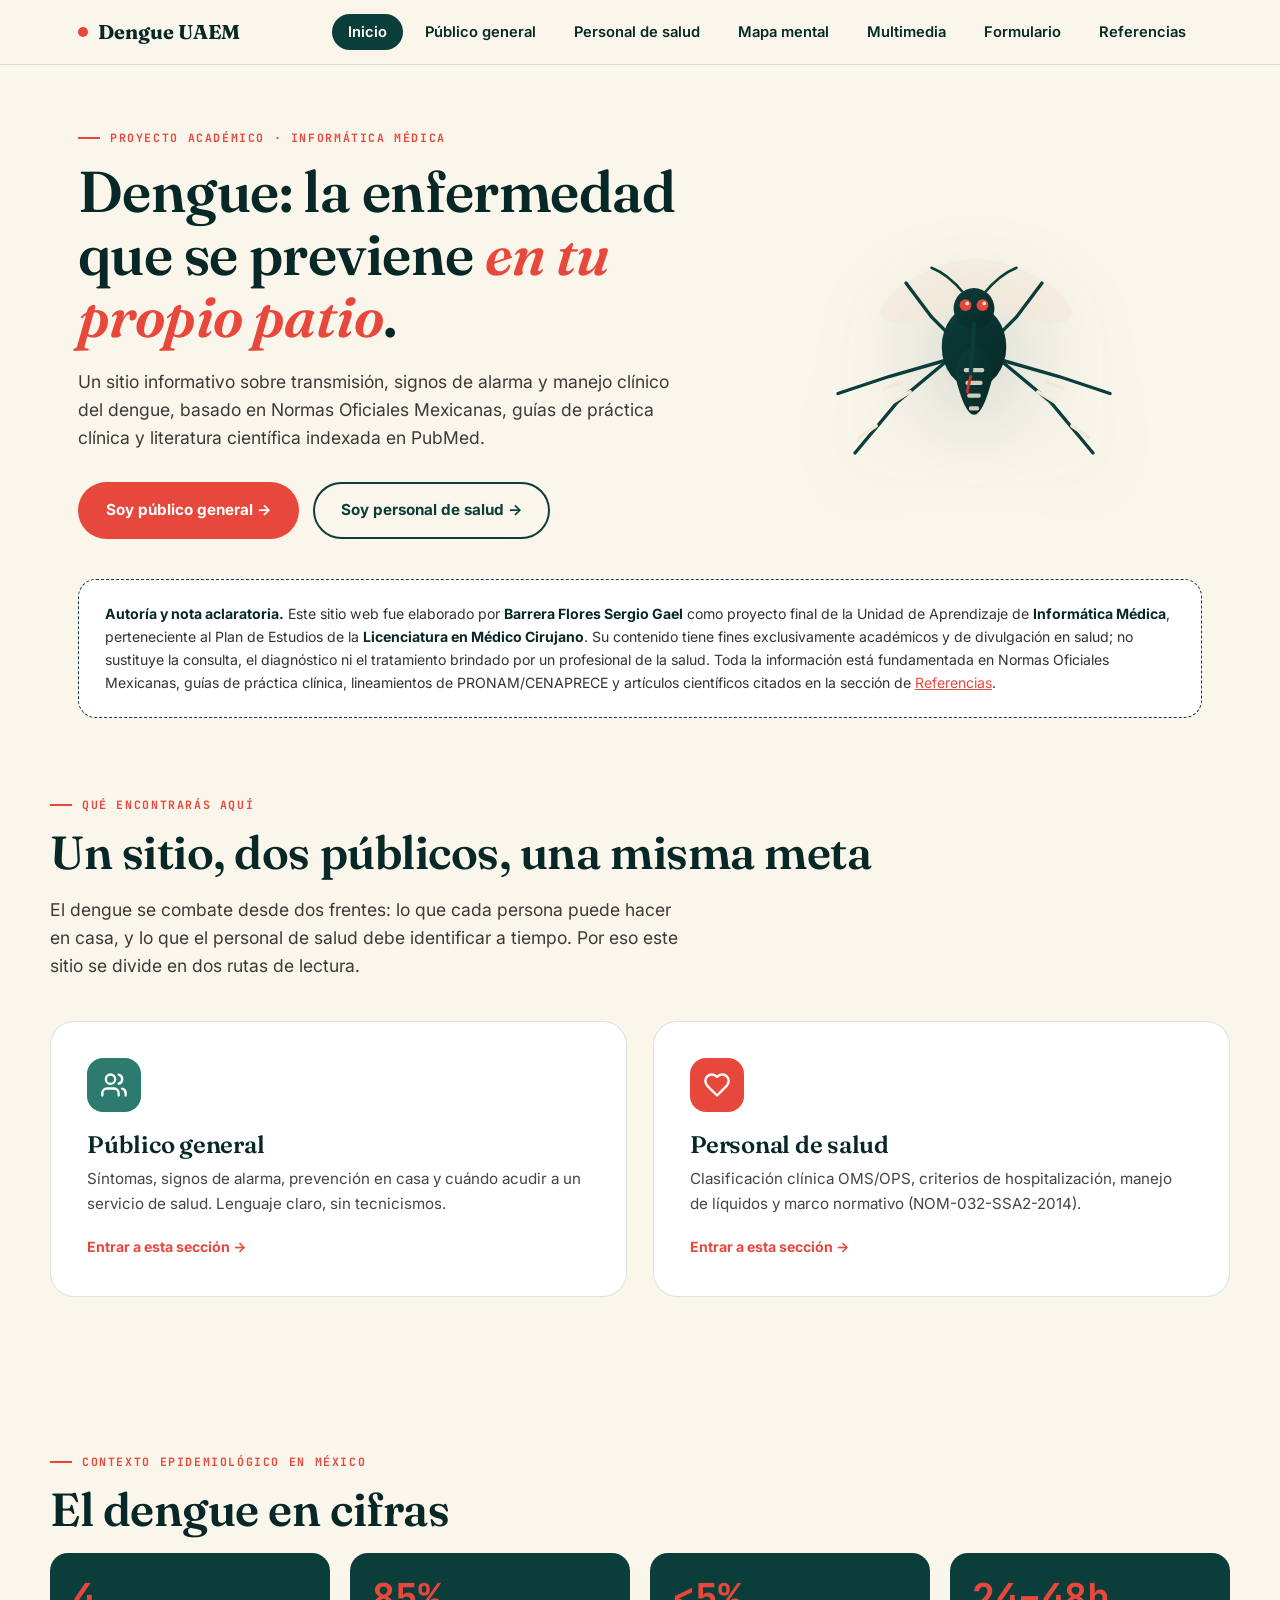
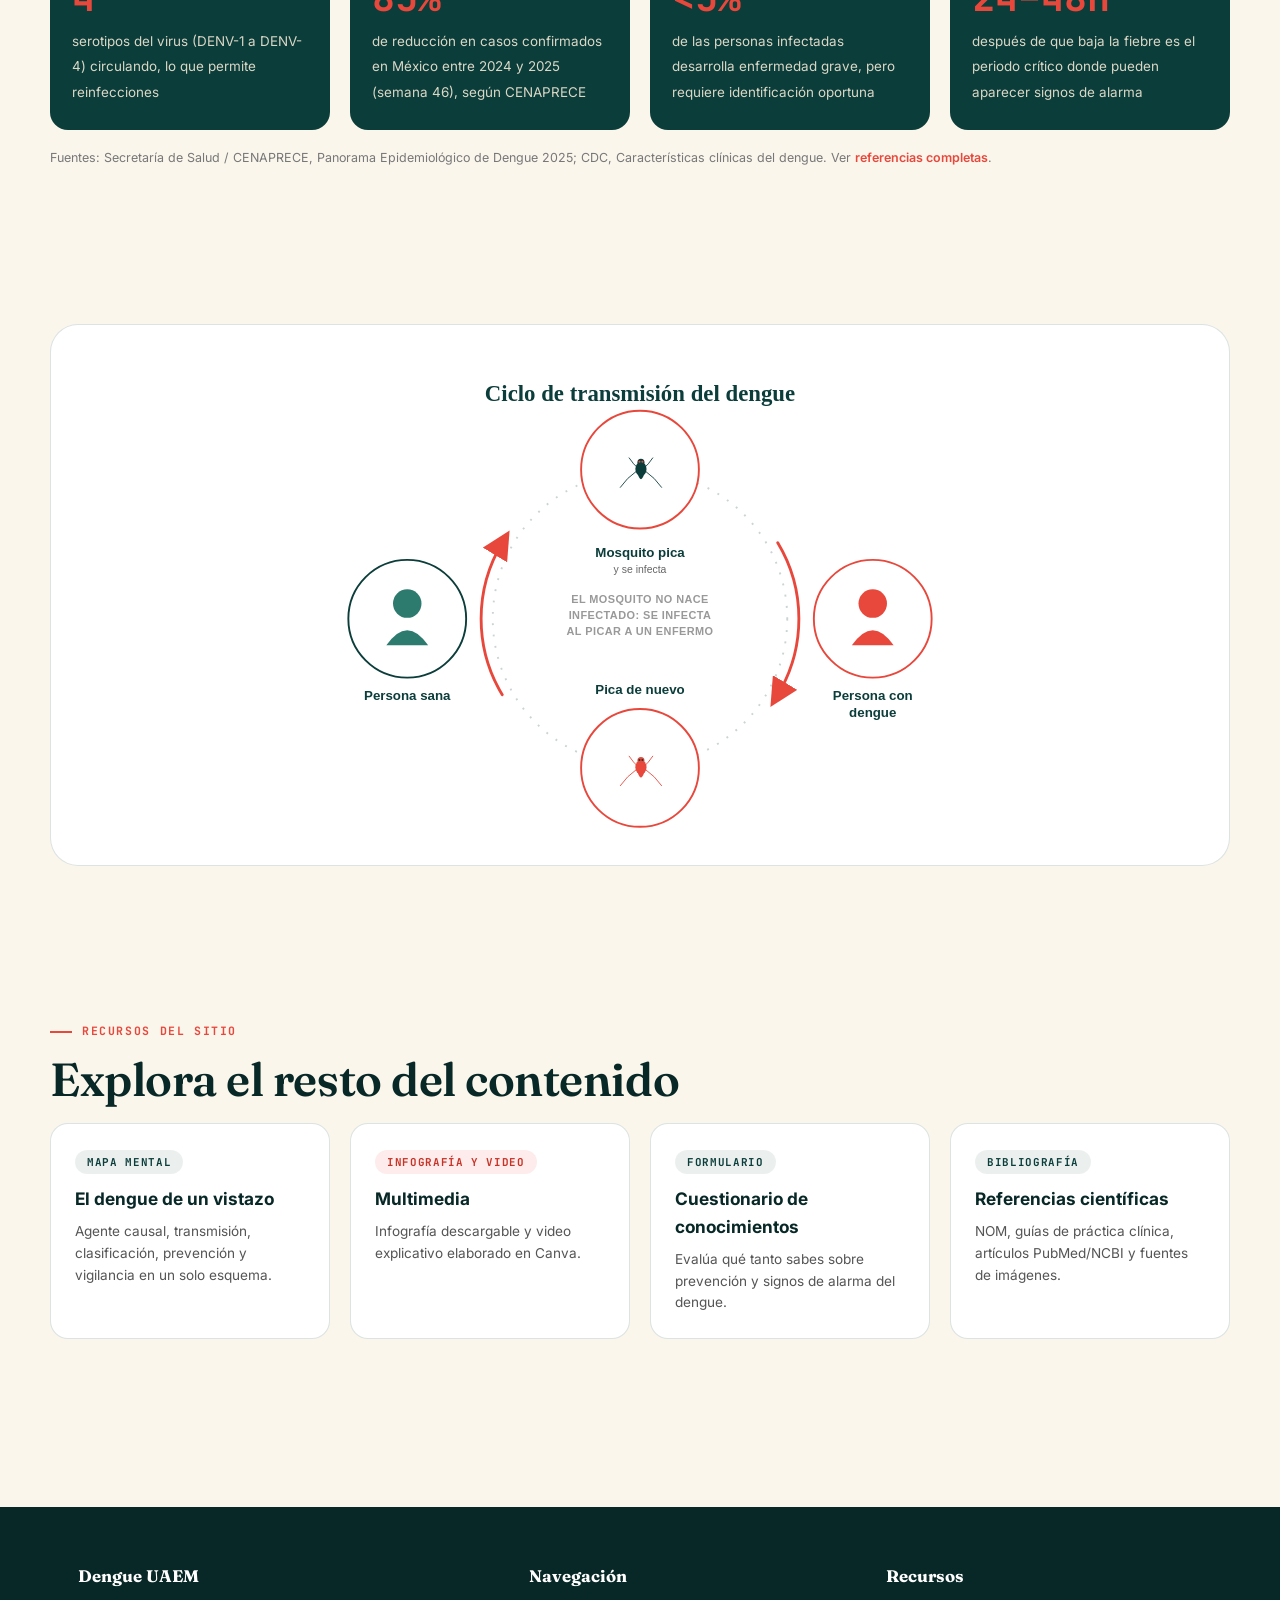
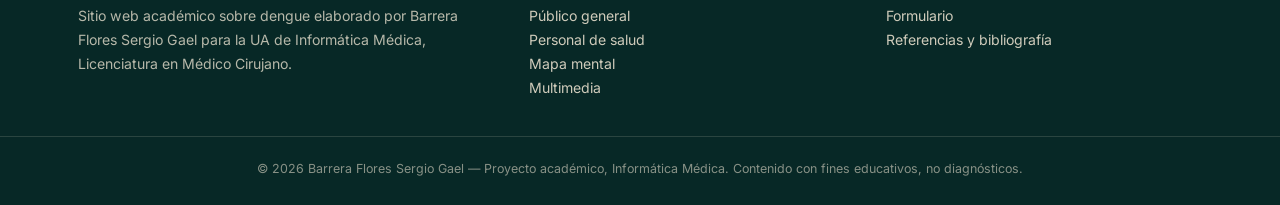
<file: index.html>
<!DOCTYPE html>
<html lang="es">
<head>
<meta charset="UTF-8">
<meta name="viewport" content="width=device-width, initial-scale=1.0">
<title>Dengue: información, prevención y manejo clínico | Barrera Flores Sergio Gael</title>
<meta name="description" content="Sitio informativo sobre el dengue elaborado para la UA de Informática Médica, Licenciatura en Médico Cirujano. Información para público general y personal de salud.">
<link rel="preconnect" href="https://fonts.googleapis.com">
<link rel="stylesheet" href="assets/style.css">
</head>
<body>
<a href="#contenido" class="skip-link">Saltar al contenido</a>

<header class="site-header">
  <nav class="nav" aria-label="Navegación principal">
    <a href="index.html" class="brand"><span class="dot" aria-hidden="true"></span> Dengue UAEM</a>
    <button class="nav-toggle" aria-label="Abrir menú" aria-expanded="false">
      <span></span><span></span><span></span>
    </button>
    <ul class="nav-links">
      <li><a href="index.html">Inicio</a></li>
      <li><a href="paginas/publico-general.html">Público general</a></li>
      <li><a href="paginas/personal-salud.html">Personal de salud</a></li>
      <li><a href="paginas/mapa-mental.html">Mapa mental</a></li>
      <li><a href="paginas/multimedia.html">Multimedia</a></li>
      <li><a href="paginas/formulario.html">Formulario</a></li>
      <li><a href="paginas/referencias.html">Referencias</a></li>
    </ul>
  </nav>
</header>

<main id="contenido">

  <!-- HERO -->
  <section class="hero">
    <div class="wrap hero-grid">
      <div class="hero-text reveal">
        <p class="eyebrow">Proyecto académico · Informática Médica</p>
        <h1>Dengue: la enfermedad que se previene <span class="hero-accent">en tu propio patio</span>.</h1>
        <p class="lead">Un sitio informativo sobre transmisión, signos de alarma y manejo clínico del dengue, basado en Normas Oficiales Mexicanas, guías de práctica clínica y literatura científica indexada en PubMed.</p>
        <div class="hero-actions">
          <a href="paginas/publico-general.html" class="btn btn-primary">Soy público general →</a>
          <a href="paginas/personal-salud.html" class="btn btn-ghost">Soy personal de salud →</a>
        </div>
      </div>
      <div class="hero-visual reveal">
        <img src="assets/svg/mosquito.svg" alt="Ilustración del mosquito Aedes aegypti, transmisor del virus del dengue" width="380" height="380">
      </div>
    </div>
  </section>

  <!-- NOTA ACLARATORIA / AUTORÍA -->
  <section class="wrap" style="margin-top:10px;">
    <div class="disclaimer reveal">
      <strong>Autoría y nota aclaratoria.</strong> Este sitio web fue elaborado por <strong>Barrera Flores Sergio Gael</strong> como proyecto final de la Unidad de Aprendizaje de <strong>Informática Médica</strong>, perteneciente al Plan de Estudios de la <strong>Licenciatura en Médico Cirujano</strong>. Su contenido tiene fines exclusivamente académicos y de divulgación en salud; no sustituye la consulta, el diagnóstico ni el tratamiento brindado por un profesional de la salud. Toda la información está fundamentada en Normas Oficiales Mexicanas, guías de práctica clínica, lineamientos de PRONAM/CENAPRECE y artículos científicos citados en la sección de <a href="paginas/referencias.html" style="text-decoration:underline; color:var(--coral);">Referencias</a>.
    </div>
  </section>

  <!-- QUÉ ENCONTRARÁS -->
  <section class="wrap section">
    <p class="eyebrow">Qué encontrarás aquí</p>
    <h2 class="section-title">Un sitio, dos públicos, una misma meta</h2>
    <p class="lead" style="margin-bottom:40px;">El dengue se combate desde dos frentes: lo que cada persona puede hacer en casa, y lo que el personal de salud debe identificar a tiempo. Por eso este sitio se divide en dos rutas de lectura.</p>

    <div class="audience-grid">
      <a href="paginas/publico-general.html" class="audience-card reveal">
        <div class="audience-icon" style="background:var(--teal);">
          <svg viewBox="0 0 24 24" width="28" height="28" fill="none" stroke="#fff" stroke-width="2" stroke-linecap="round" stroke-linejoin="round"><path d="M16 21v-2a4 4 0 0 0-4-4H6a4 4 0 0 0-4 4v2"/><circle cx="9" cy="7" r="4"/><path d="M22 21v-2a4 4 0 0 0-3-3.87"/><path d="M16 3.13a4 4 0 0 1 0 7.75"/></svg>
        </div>
        <h3>Público general</h3>
        <p>Síntomas, signos de alarma, prevención en casa y cuándo acudir a un servicio de salud. Lenguaje claro, sin tecnicismos.</p>
        <span class="card-link">Entrar a esta sección →</span>
      </a>

      <a href="paginas/personal-salud.html" class="audience-card reveal">
        <div class="audience-icon" style="background:var(--coral);">
          <svg viewBox="0 0 24 24" width="28" height="28" fill="none" stroke="#fff" stroke-width="2" stroke-linecap="round" stroke-linejoin="round"><path d="M19 14c1.49-1.46 3-3.21 3-5.5A5.5 5.5 0 0 0 16.5 3c-1.76 0-3 .5-4.5 2-1.5-1.5-2.74-2-4.5-2A5.5 5.5 0 0 0 2 8.5c0 2.3 1.5 4.05 3 5.5l7 7Z"/></svg>
        </div>
        <h3>Personal de salud</h3>
        <p>Clasificación clínica OMS/OPS, criterios de hospitalización, manejo de líquidos y marco normativo (NOM-032-SSA2-2014).</p>
        <span class="card-link">Entrar a esta sección →</span>
      </a>
    </div>
  </section>

  <!-- CIFRAS CLAVE -->
  <section class="wrap section">
    <p class="eyebrow">Contexto epidemiológico en México</p>
    <h2 class="section-title">El dengue en cifras</h2>
    <div class="stats-grid reveal">
      <div class="stat-card">
        <span class="stat-number">4</span>
        <span class="stat-label">serotipos del virus (DENV-1 a DENV-4) circulando, lo que permite reinfecciones</span>
      </div>
      <div class="stat-card">
        <span class="stat-number">85%</span>
        <span class="stat-label">de reducción en casos confirmados en México entre 2024 y 2025 (semana 46), según CENAPRECE</span>
      </div>
      <div class="stat-card">
        <span class="stat-number">&lt;5%</span>
        <span class="stat-label">de las personas infectadas desarrolla enfermedad grave, pero requiere identificación oportuna</span>
      </div>
      <div class="stat-card">
        <span class="stat-number">24–48h</span>
        <span class="stat-label">después de que baja la fiebre es el periodo crítico donde pueden aparecer signos de alarma</span>
      </div>
    </div>
    <p class="stat-source">Fuentes: Secretaría de Salud / CENAPRECE, Panorama Epidemiológico de Dengue 2025; CDC, Características clínicas del dengue. Ver <a href="paginas/referencias.html">referencias completas</a>.</p>
  </section>

  <!-- CICLO DE TRANSMISIÓN -->
  <section class="wrap section">
    <div class="diagram-card reveal">
      <img src="assets/svg/ciclo-transmision.svg" alt="Diagrama del ciclo de transmisión del dengue: el mosquito pica a una persona enferma, se infecta, y al picar a una persona sana le transmite el virus" width="800" height="480" style="width:100%; max-width:760px; margin:0 auto;">
    </div>
  </section>

  <!-- ACCESOS RÁPIDOS -->
  <section class="wrap section quick-links">
    <p class="eyebrow">Recursos del sitio</p>
    <h2 class="section-title">Explora el resto del contenido</h2>
    <div class="links-grid">
      <a href="paginas/mapa-mental.html" class="mini-card reveal">
        <span class="tag">Mapa mental</span>
        <h4>El dengue de un vistazo</h4>
        <p>Agente causal, transmisión, clasificación, prevención y vigilancia en un solo esquema.</p>
      </a>
      <a href="paginas/multimedia.html" class="mini-card reveal">
        <span class="tag coral">Infografía y video</span>
        <h4>Multimedia</h4>
        <p>Infografía descargable y video explicativo elaborado en Canva.</p>
      </a>
      <a href="paginas/formulario.html" class="mini-card reveal">
        <span class="tag">Formulario</span>
        <h4>Cuestionario de conocimientos</h4>
        <p>Evalúa qué tanto sabes sobre prevención y signos de alarma del dengue.</p>
      </a>
      <a href="paginas/referencias.html" class="mini-card reveal">
        <span class="tag">Bibliografía</span>
        <h4>Referencias científicas</h4>
        <p>NOM, guías de práctica clínica, artículos PubMed/NCBI y fuentes de imágenes.</p>
      </a>
    </div>
  </section>

</main>

<footer class="site-footer">
  <div class="wrap footer-grid">
    <div>
      <h4>Dengue UAEM</h4>
      <p>Sitio web académico sobre dengue elaborado por Barrera Flores Sergio Gael para la UA de Informática Médica, Licenciatura en Médico Cirujano.</p>
    </div>
    <div>
      <h4>Navegación</h4>
      <ul>
        <li><a href="paginas/publico-general.html">Público general</a></li>
        <li><a href="paginas/personal-salud.html">Personal de salud</a></li>
        <li><a href="paginas/mapa-mental.html">Mapa mental</a></li>
        <li><a href="paginas/multimedia.html">Multimedia</a></li>
      </ul>
    </div>
    <div>
      <h4>Recursos</h4>
      <ul>
        <li><a href="paginas/formulario.html">Formulario</a></li>
        <li><a href="paginas/referencias.html">Referencias y bibliografía</a></li>
      </ul>
    </div>
  </div>
  <div class="footer-bottom">
    © 2026 Barrera Flores Sergio Gael — Proyecto académico, Informática Médica. Contenido con fines educativos, no diagnósticos.
  </div>
</footer>

<script src="assets/main.js"></script>
</body>
</html>
</file>
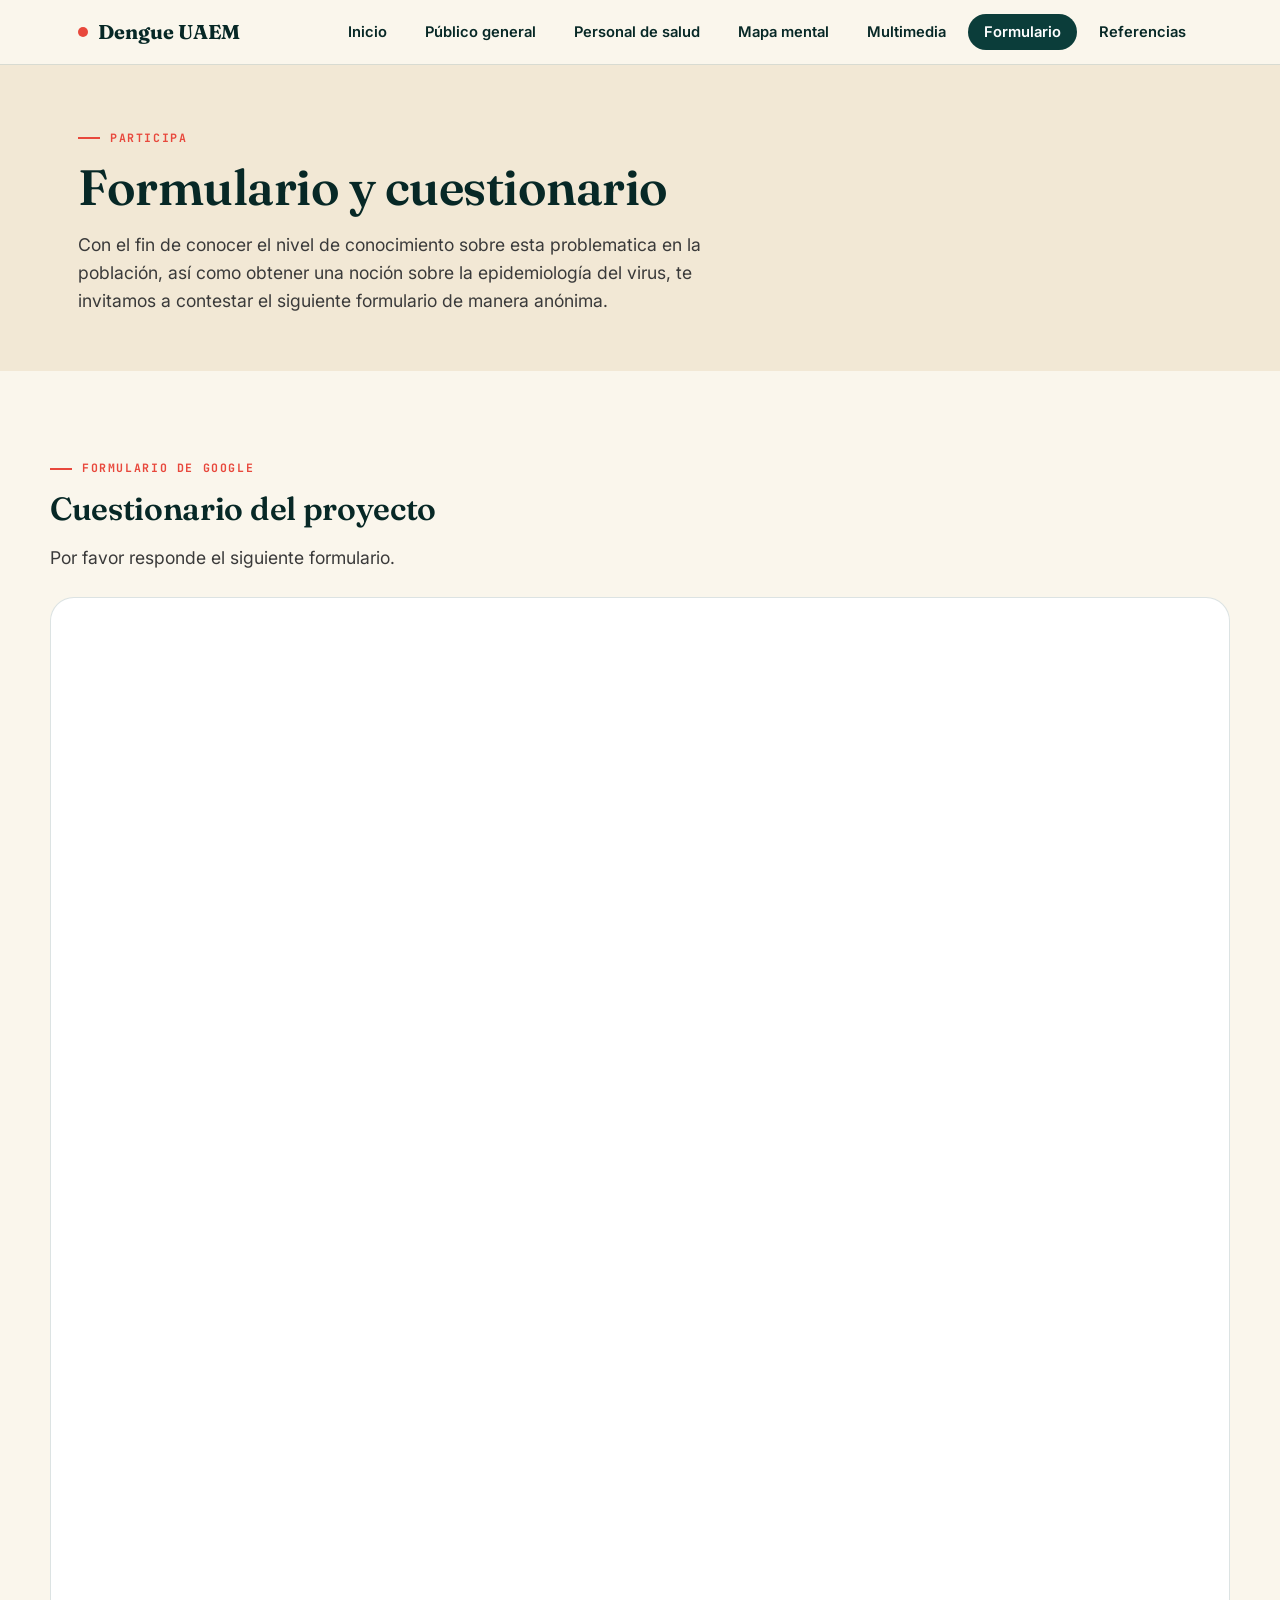
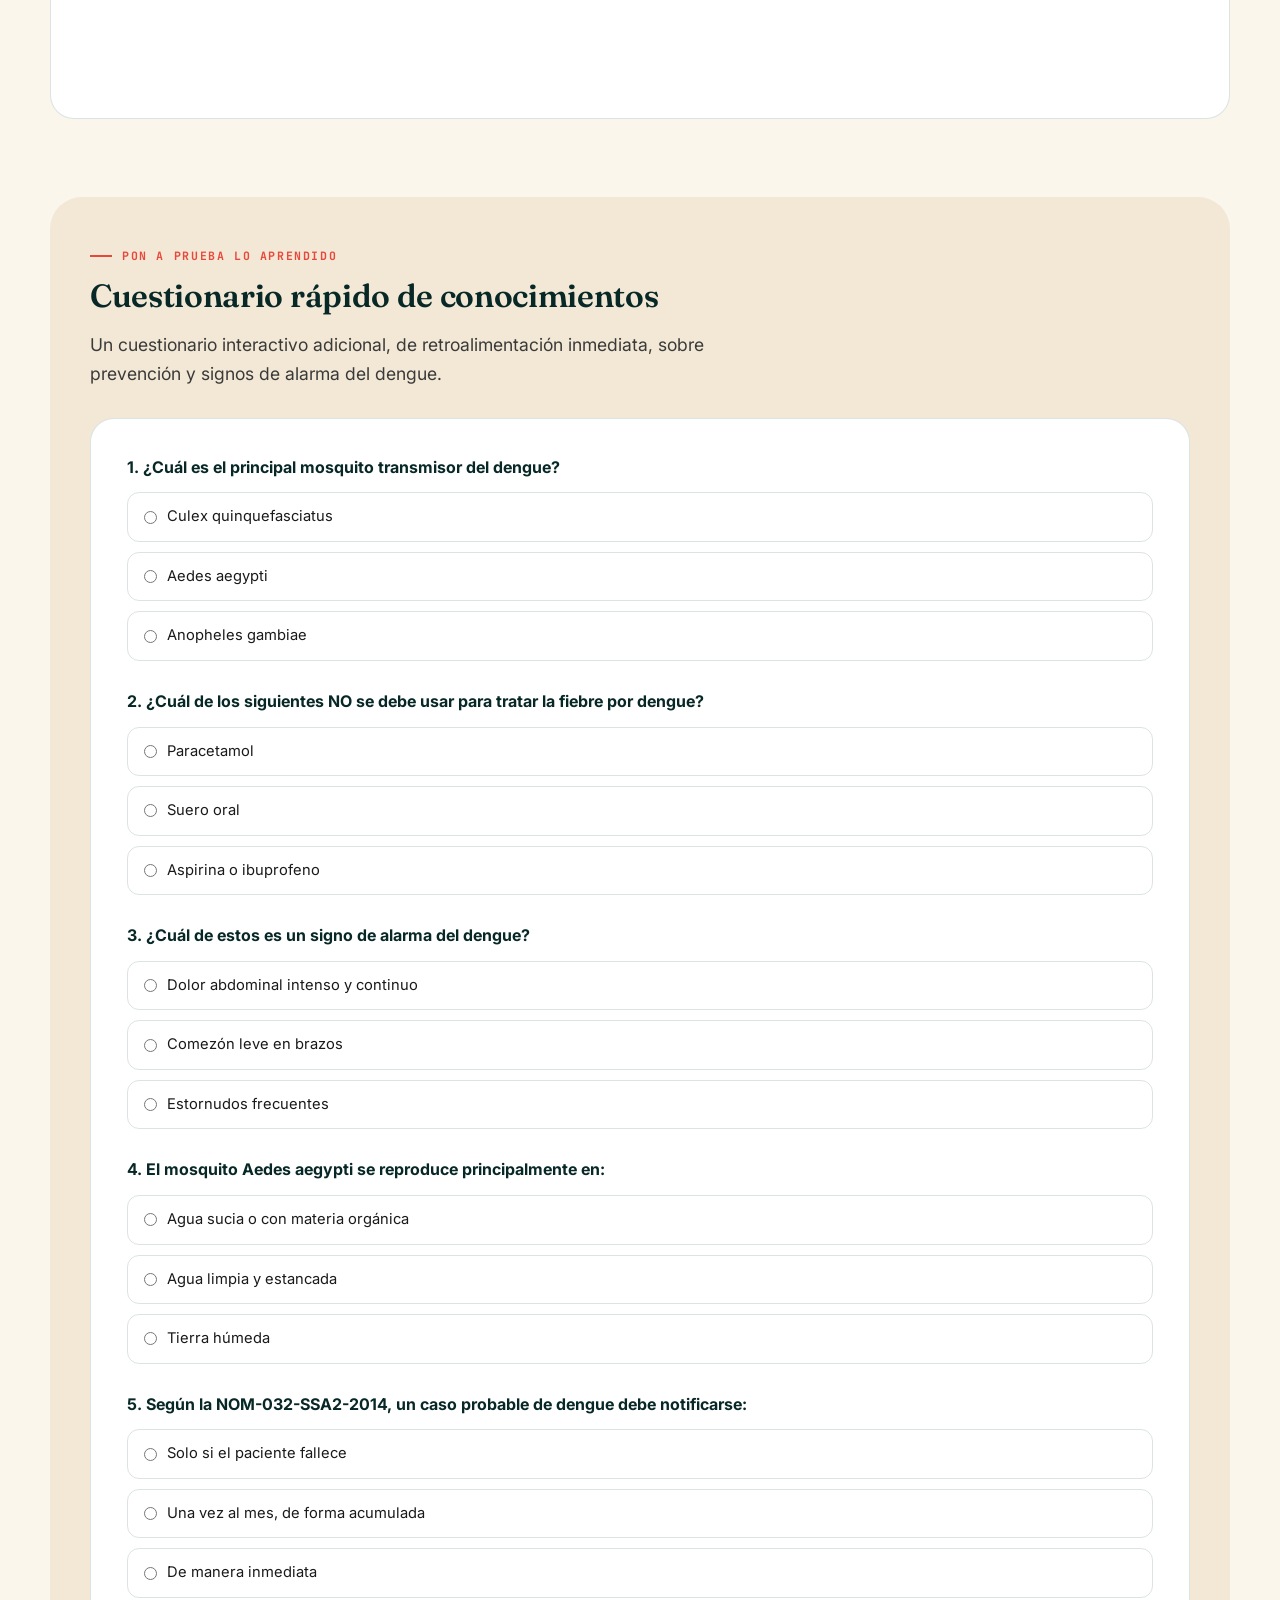
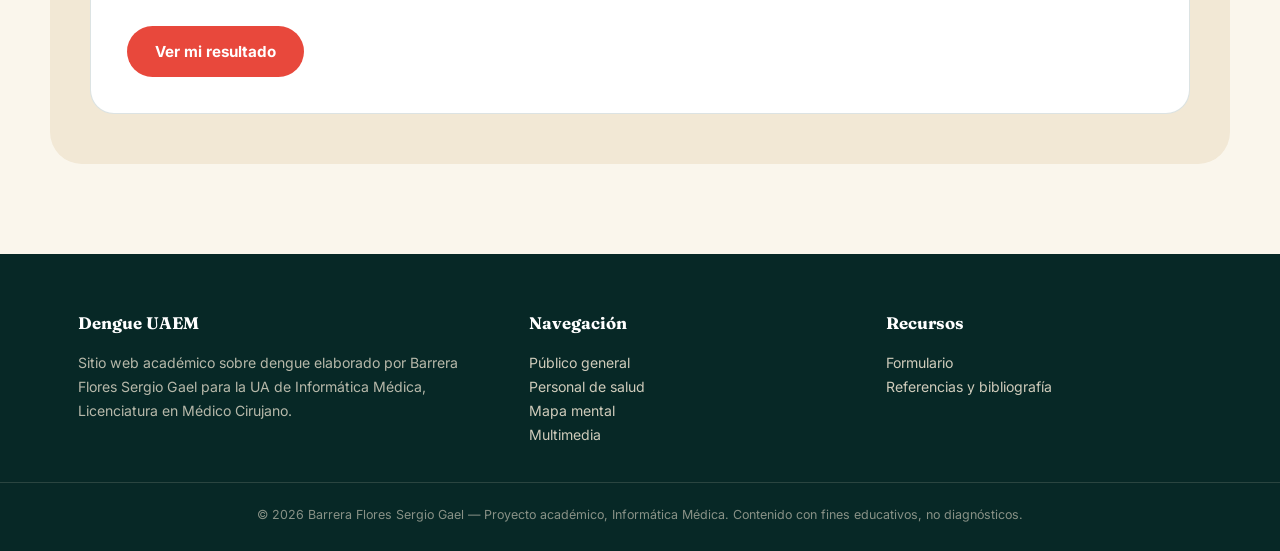
<file: paginas/formulario.html>
<!DOCTYPE html>
<html lang="es">
<head>
<meta charset="UTF-8">
<meta name="viewport" content="width=device-width, initial-scale=1.0">
<title>Formulario | Dengue UAEM</title>
<meta name="description" content="Formulario de Google y cuestionario interactivo sobre conocimientos de prevención y signos de alarma del dengue.">
<link rel="preconnect" href="https://fonts.googleapis.com">
<link rel="stylesheet" href="../assets/style.css">
<link rel="stylesheet" href="../assets/paginas.css">
</head>
<body>
<a href="#contenido" class="skip-link">Saltar al contenido</a>

<header class="site-header">
  <nav class="nav" aria-label="Navegación principal">
    <a href="../index.html" class="brand"><span class="dot" aria-hidden="true"></span> Dengue UAEM</a>
    <button class="nav-toggle" aria-label="Abrir menú" aria-expanded="false">
      <span></span><span></span><span></span>
    </button>
    <ul class="nav-links">
      <li><a href="../index.html">Inicio</a></li>
      <li><a href="publico-general.html">Público general</a></li>
      <li><a href="personal-salud.html">Personal de salud</a></li>
      <li><a href="mapa-mental.html">Mapa mental</a></li>
      <li><a href="multimedia.html">Multimedia</a></li>
      <li><a href="formulario.html">Formulario</a></li>
      <li><a href="referencias.html">Referencias</a></li>
    </ul>
  </nav>
</header>

<main id="contenido">

  <section class="page-hero page-hero--sand">
    <div class="wrap">
      <p class="eyebrow">Participa</p>
      <h1 class="page-title">Formulario y cuestionario</h1>
      <p class="lead">Con el fin de conocer el nivel de conocimiento sobre esta problematica en la población, así como obtener una noción sobre la epidemiología del virus, te invitamos a contestar el siguiente formulario de manera anónima.</p>
    </div>
  </section>

  <!-- GOOGLE FORM -->
  <section class="wrap section">
    <p class="eyebrow">Formulario de Google</p>
    <h2 class="section-title" style="font-size:2rem;">Cuestionario del proyecto</h2>
    <p class="lead" style="margin-bottom:24px;">Por favor responde el siguiente formulario.</p>

    <div class="form-card reveal">
      <!--
        ============================================================
        INSTRUCCIÓN PARA SERGIO: reemplaza la URL de abajo por el
        link de inserción ("embed") de tu Google Form.
        Cómo obtenerlo:
        1. Abre tu formulario en Google Forms (modo edición)
        2. Clic en "Enviar" (arriba a la derecha)
        3. Elige la pestaña con el ícono < > ("Insertar HTML")
        4. Copia la URL que está dentro de src="..."
        5. Pégala aquí reemplazando TU_LINK_DE_GOOGLE_FORMS_AQUI
        ============================================================
      -->
      <iframe src="https://docs.google.com/forms/d/e/1FAIpQLSdYUd6hCwwa0MwZfsEVcoDKB4opHxMYNmTFUVicQC9n1YizLA/viewform?embedded=true" frameborder="0" marginheight="0" marginwidth="0">Cargando…</iframe>
    </div>
  </section>

  <!-- QUIZ INTERACTIVO -->
  <section class="wrap section" style="background:var(--sand); border-radius:32px; padding:50px 40px;">
    <p class="eyebrow">Pon a prueba lo aprendido</p>
    <h2 class="section-title" style="font-size:2rem;">Cuestionario rápido de conocimientos</h2>
    <p class="lead" style="margin-bottom:30px;">Un cuestionario interactivo adicional, de retroalimentación inmediata, sobre prevención y signos de alarma del dengue.</p>

    <div class="quiz-wrap reveal" id="quiz">
      <div class="quiz-q" data-correct="b">
        <p class="q-text">1. ¿Cuál es el principal mosquito transmisor del dengue?</p>
        <div class="quiz-options">
          <label class="quiz-option"><input type="radio" name="q1" value="a"> Culex quinquefasciatus</label>
          <label class="quiz-option"><input type="radio" name="q1" value="b"> Aedes aegypti</label>
          <label class="quiz-option"><input type="radio" name="q1" value="c"> Anopheles gambiae</label>
        </div>
      </div>

      <div class="quiz-q" data-correct="c">
        <p class="q-text">2. ¿Cuál de los siguientes NO se debe usar para tratar la fiebre por dengue?</p>
        <div class="quiz-options">
          <label class="quiz-option"><input type="radio" name="q2" value="a"> Paracetamol</label>
          <label class="quiz-option"><input type="radio" name="q2" value="b"> Suero oral</label>
          <label class="quiz-option"><input type="radio" name="q2" value="c"> Aspirina o ibuprofeno</label>
        </div>
      </div>

      <div class="quiz-q" data-correct="a">
        <p class="q-text">3. ¿Cuál de estos es un signo de alarma del dengue?</p>
        <div class="quiz-options">
          <label class="quiz-option"><input type="radio" name="q3" value="a"> Dolor abdominal intenso y continuo</label>
          <label class="quiz-option"><input type="radio" name="q3" value="b"> Comezón leve en brazos</label>
          <label class="quiz-option"><input type="radio" name="q3" value="c"> Estornudos frecuentes</label>
        </div>
      </div>

      <div class="quiz-q" data-correct="b">
        <p class="q-text">4. El mosquito Aedes aegypti se reproduce principalmente en:</p>
        <div class="quiz-options">
          <label class="quiz-option"><input type="radio" name="q4" value="a"> Agua sucia o con materia orgánica</label>
          <label class="quiz-option"><input type="radio" name="q4" value="b"> Agua limpia y estancada</label>
          <label class="quiz-option"><input type="radio" name="q4" value="c"> Tierra húmeda</label>
        </div>
      </div>

      <div class="quiz-q" data-correct="c">
        <p class="q-text">5. Según la NOM-032-SSA2-2014, un caso probable de dengue debe notificarse:</p>
        <div class="quiz-options">
          <label class="quiz-option"><input type="radio" name="q5" value="a"> Solo si el paciente fallece</label>
          <label class="quiz-option"><input type="radio" name="q5" value="b"> Una vez al mes, de forma acumulada</label>
          <label class="quiz-option"><input type="radio" name="q5" value="c"> De manera inmediata</label>
        </div>
      </div>

      <button class="btn btn-primary" id="quiz-submit" type="button">Ver mi resultado</button>
      <div id="quiz-result"></div>
    </div>
  </section>

</main>

<footer class="site-footer">
  <div class="wrap footer-grid">
    <div>
      <h4>Dengue UAEM</h4>
      <p>Sitio web académico sobre dengue elaborado por Barrera Flores Sergio Gael para la UA de Informática Médica, Licenciatura en Médico Cirujano.</p>
    </div>
    <div>
      <h4>Navegación</h4>
      <ul>
        <li><a href="publico-general.html">Público general</a></li>
        <li><a href="personal-salud.html">Personal de salud</a></li>
        <li><a href="mapa-mental.html">Mapa mental</a></li>
        <li><a href="multimedia.html">Multimedia</a></li>
      </ul>
    </div>
    <div>
      <h4>Recursos</h4>
      <ul>
        <li><a href="formulario.html">Formulario</a></li>
        <li><a href="referencias.html">Referencias y bibliografía</a></li>
      </ul>
    </div>
  </div>
  <div class="footer-bottom">
    © 2026 Barrera Flores Sergio Gael — Proyecto académico, Informática Médica. Contenido con fines educativos, no diagnósticos.
  </div>
</footer>

<script src="../assets/main.js"></script>
<script src="../assets/quiz.js"></script>
</body>
</html>
</file>
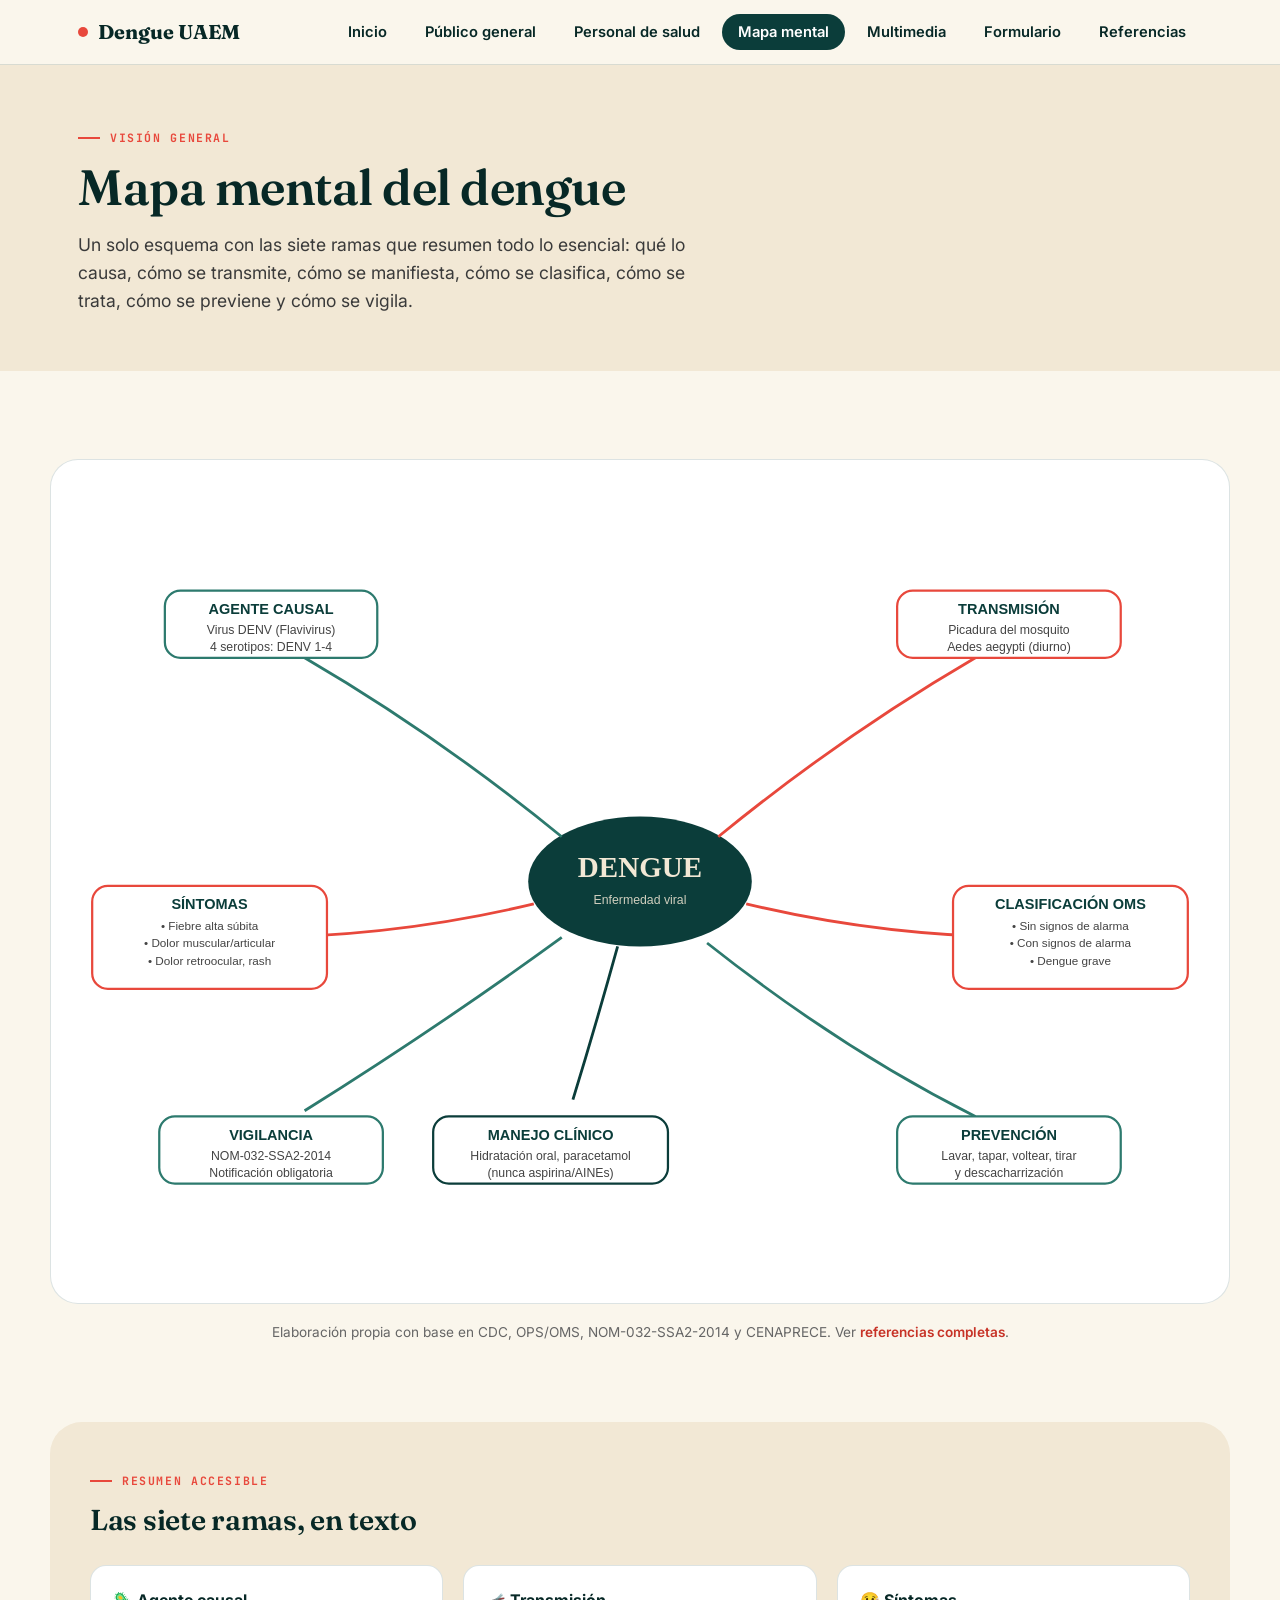
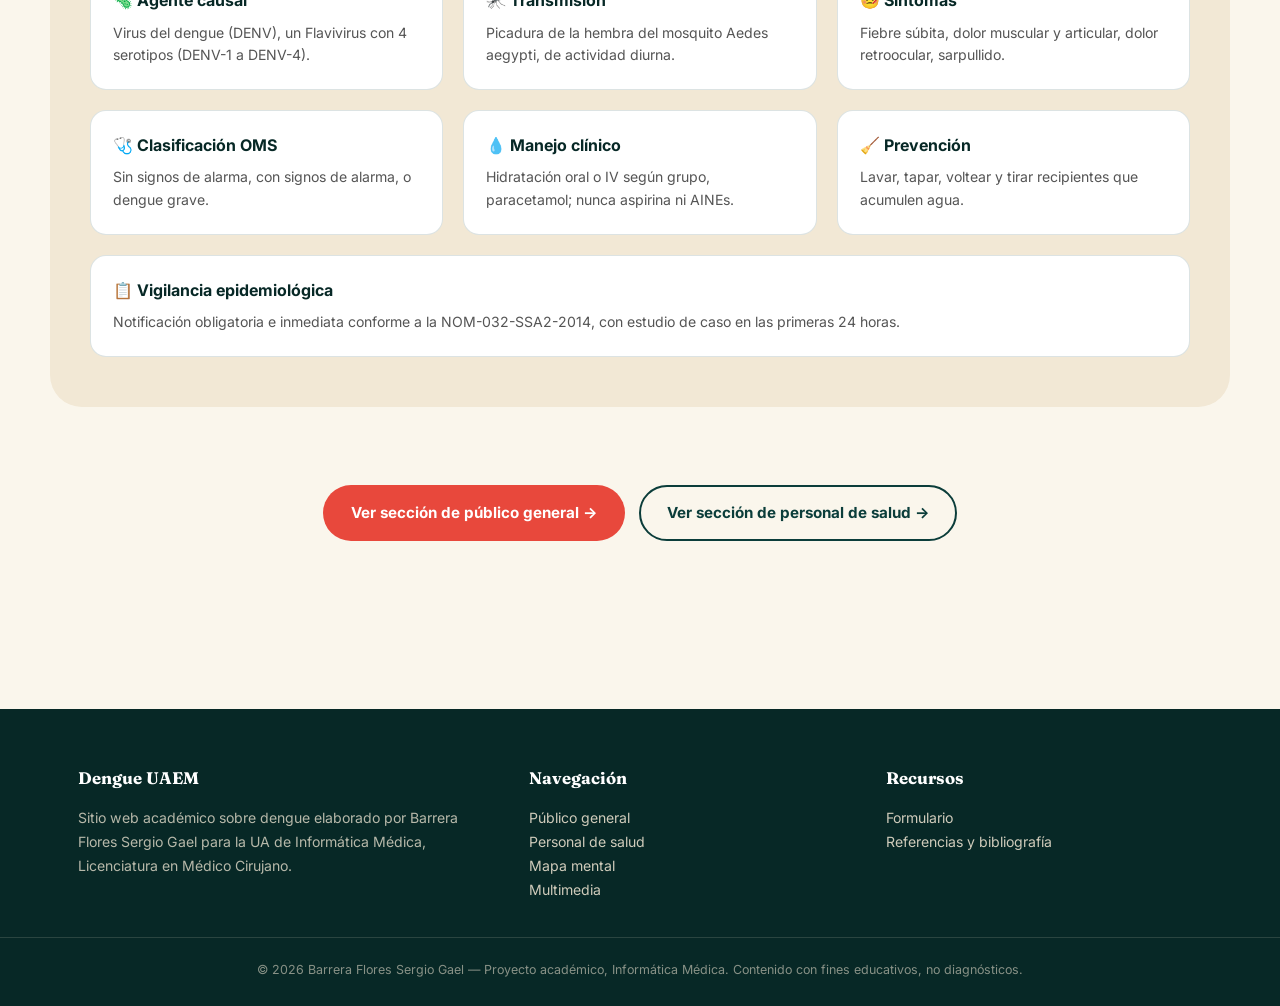
<file: paginas/mapa-mental.html>
<!DOCTYPE html>
<html lang="es">
<head>
<meta charset="UTF-8">
<meta name="viewport" content="width=device-width, initial-scale=1.0">
<title>Mapa mental del dengue | Dengue UAEM</title>
<meta name="description" content="Mapa mental con las ramas principales del dengue: agente causal, transmisión, síntomas, clasificación clínica, manejo, prevención y vigilancia.">
<link rel="preconnect" href="https://fonts.googleapis.com">
<link rel="stylesheet" href="../assets/style.css">
<link rel="stylesheet" href="../assets/paginas.css">
</head>
<body>
<a href="#contenido" class="skip-link">Saltar al contenido</a>

<header class="site-header">
  <nav class="nav" aria-label="Navegación principal">
    <a href="../index.html" class="brand"><span class="dot" aria-hidden="true"></span> Dengue UAEM</a>
    <button class="nav-toggle" aria-label="Abrir menú" aria-expanded="false">
      <span></span><span></span><span></span>
    </button>
    <ul class="nav-links">
      <li><a href="../index.html">Inicio</a></li>
      <li><a href="publico-general.html">Público general</a></li>
      <li><a href="personal-salud.html">Personal de salud</a></li>
      <li><a href="mapa-mental.html">Mapa mental</a></li>
      <li><a href="multimedia.html">Multimedia</a></li>
      <li><a href="formulario.html">Formulario</a></li>
      <li><a href="referencias.html">Referencias</a></li>
    </ul>
  </nav>
</header>

<main id="contenido">

  <section class="page-hero page-hero--sand">
    <div class="wrap">
      <p class="eyebrow">Visión general</p>
      <h1 class="page-title">Mapa mental del dengue</h1>
      <p class="lead">Un solo esquema con las siete ramas que resumen todo lo esencial: qué lo causa, cómo se transmite, cómo se manifiesta, cómo se clasifica, cómo se trata, cómo se previene y cómo se vigila.</p>
    </div>
  </section>

  <section class="wrap section">
    <div class="mindmap-wrap reveal">
      <img src="../assets/svg/mapa-mental.svg" alt="Mapa mental del dengue con siete ramas: agente causal (virus DENV, 4 serotipos), transmisión (mosquito Aedes aegypti), síntomas (fiebre alta, dolor muscular, dolor retroocular, rash), clasificación OMS (sin signos de alarma, con signos de alarma, dengue grave), manejo clínico (hidratación, paracetamol, nunca aspirina o AINEs), prevención (lavar, tapar, voltear, tirar) y vigilancia (NOM-032-SSA2-2014, notificación obligatoria)" style="width:100%; min-width:760px;">
    </div>
    <p style="margin-top:18px; font-size:.85rem; color:#666; text-align:center;">Elaboración propia con base en CDC, OPS/OMS, NOM-032-SSA2-2014 y CENAPRECE. Ver <a href="referencias.html" style="color:var(--coral-deep); font-weight:600;">referencias completas</a>.</p>
  </section>

  <!-- Resumen en texto de cada rama, para accesibilidad y para quienes no puedan ver bien la imagen -->
  <section class="wrap section" style="background:var(--sand); border-radius:32px; padding:50px 40px;">
    <p class="eyebrow">Resumen accesible</p>
    <h2 class="section-title" style="font-size:1.8rem;">Las siete ramas, en texto</h2>
    <div class="tips-grid" style="grid-template-columns:repeat(3,1fr);">
      <div class="tip-card reveal">
        <h4>🦠 Agente causal</h4>
        <p>Virus del dengue (DENV), un Flavivirus con 4 serotipos (DENV-1 a DENV-4).</p>
      </div>
      <div class="tip-card reveal">
        <h4>🦟 Transmisión</h4>
        <p>Picadura de la hembra del mosquito Aedes aegypti, de actividad diurna.</p>
      </div>
      <div class="tip-card reveal">
        <h4>🤒 Síntomas</h4>
        <p>Fiebre súbita, dolor muscular y articular, dolor retroocular, sarpullido.</p>
      </div>
      <div class="tip-card reveal">
        <h4>🩺 Clasificación OMS</h4>
        <p>Sin signos de alarma, con signos de alarma, o dengue grave.</p>
      </div>
      <div class="tip-card reveal">
        <h4>💧 Manejo clínico</h4>
        <p>Hidratación oral o IV según grupo, paracetamol; nunca aspirina ni AINEs.</p>
      </div>
      <div class="tip-card reveal">
        <h4>🧹 Prevención</h4>
        <p>Lavar, tapar, voltear y tirar recipientes que acumulen agua.</p>
      </div>
    </div>
    <div class="tip-card reveal" style="margin-top:20px;">
      <h4>📋 Vigilancia epidemiológica</h4>
      <p>Notificación obligatoria e inmediata conforme a la NOM-032-SSA2-2014, con estudio de caso en las primeras 24 horas.</p>
    </div>
  </section>

  <section class="wrap section" style="text-align:center;">
    <div class="hero-actions" style="justify-content:center;">
      <a href="publico-general.html" class="btn btn-primary">Ver sección de público general →</a>
      <a href="personal-salud.html" class="btn btn-ghost">Ver sección de personal de salud →</a>
    </div>
  </section>

</main>

<footer class="site-footer">
  <div class="wrap footer-grid">
    <div>
      <h4>Dengue UAEM</h4>
      <p>Sitio web académico sobre dengue elaborado por Barrera Flores Sergio Gael para la UA de Informática Médica, Licenciatura en Médico Cirujano.</p>
    </div>
    <div>
      <h4>Navegación</h4>
      <ul>
        <li><a href="publico-general.html">Público general</a></li>
        <li><a href="personal-salud.html">Personal de salud</a></li>
        <li><a href="mapa-mental.html">Mapa mental</a></li>
        <li><a href="multimedia.html">Multimedia</a></li>
      </ul>
    </div>
    <div>
      <h4>Recursos</h4>
      <ul>
        <li><a href="formulario.html">Formulario</a></li>
        <li><a href="referencias.html">Referencias y bibliografía</a></li>
      </ul>
    </div>
  </div>
  <div class="footer-bottom">
    © 2026 Barrera Flores Sergio Gael — Proyecto académico, Informática Médica. Contenido con fines educativos, no diagnósticos.
  </div>
</footer>

<script src="../assets/main.js"></script>
</body>
</html>
</file>
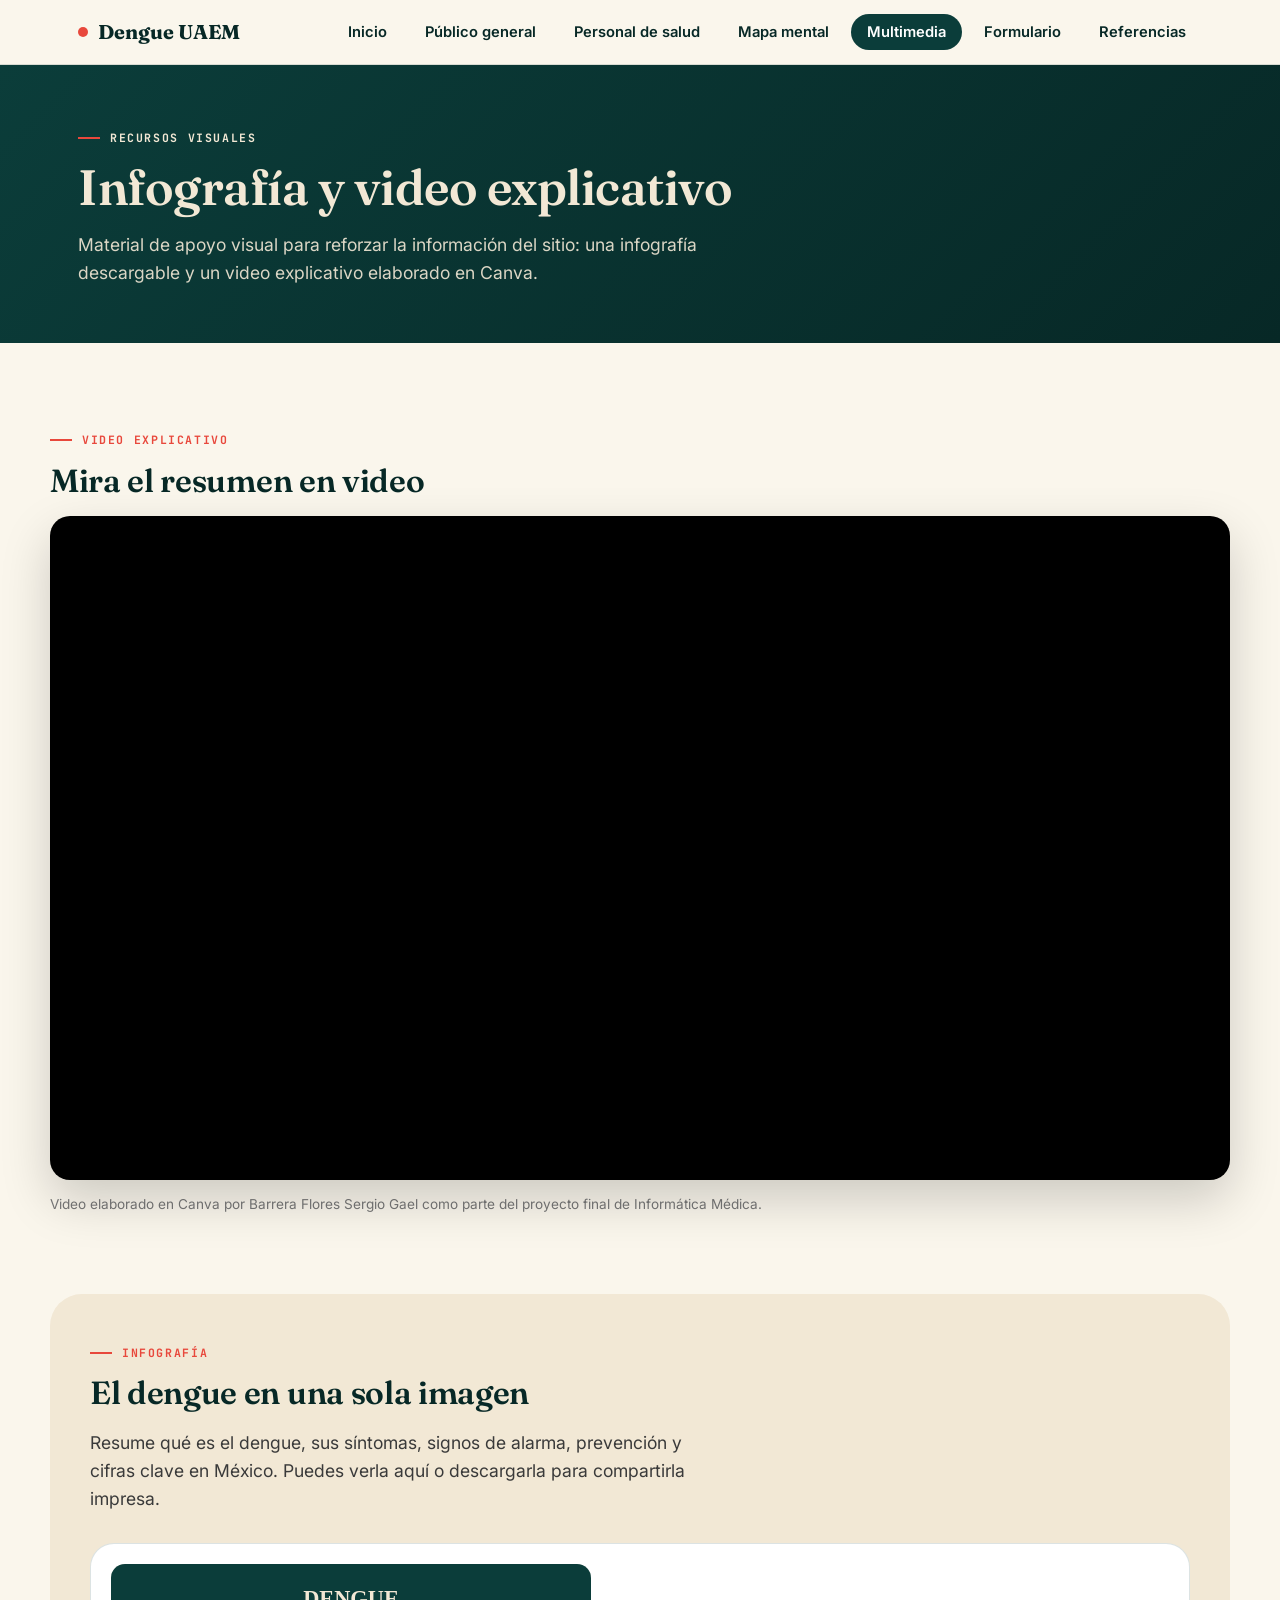
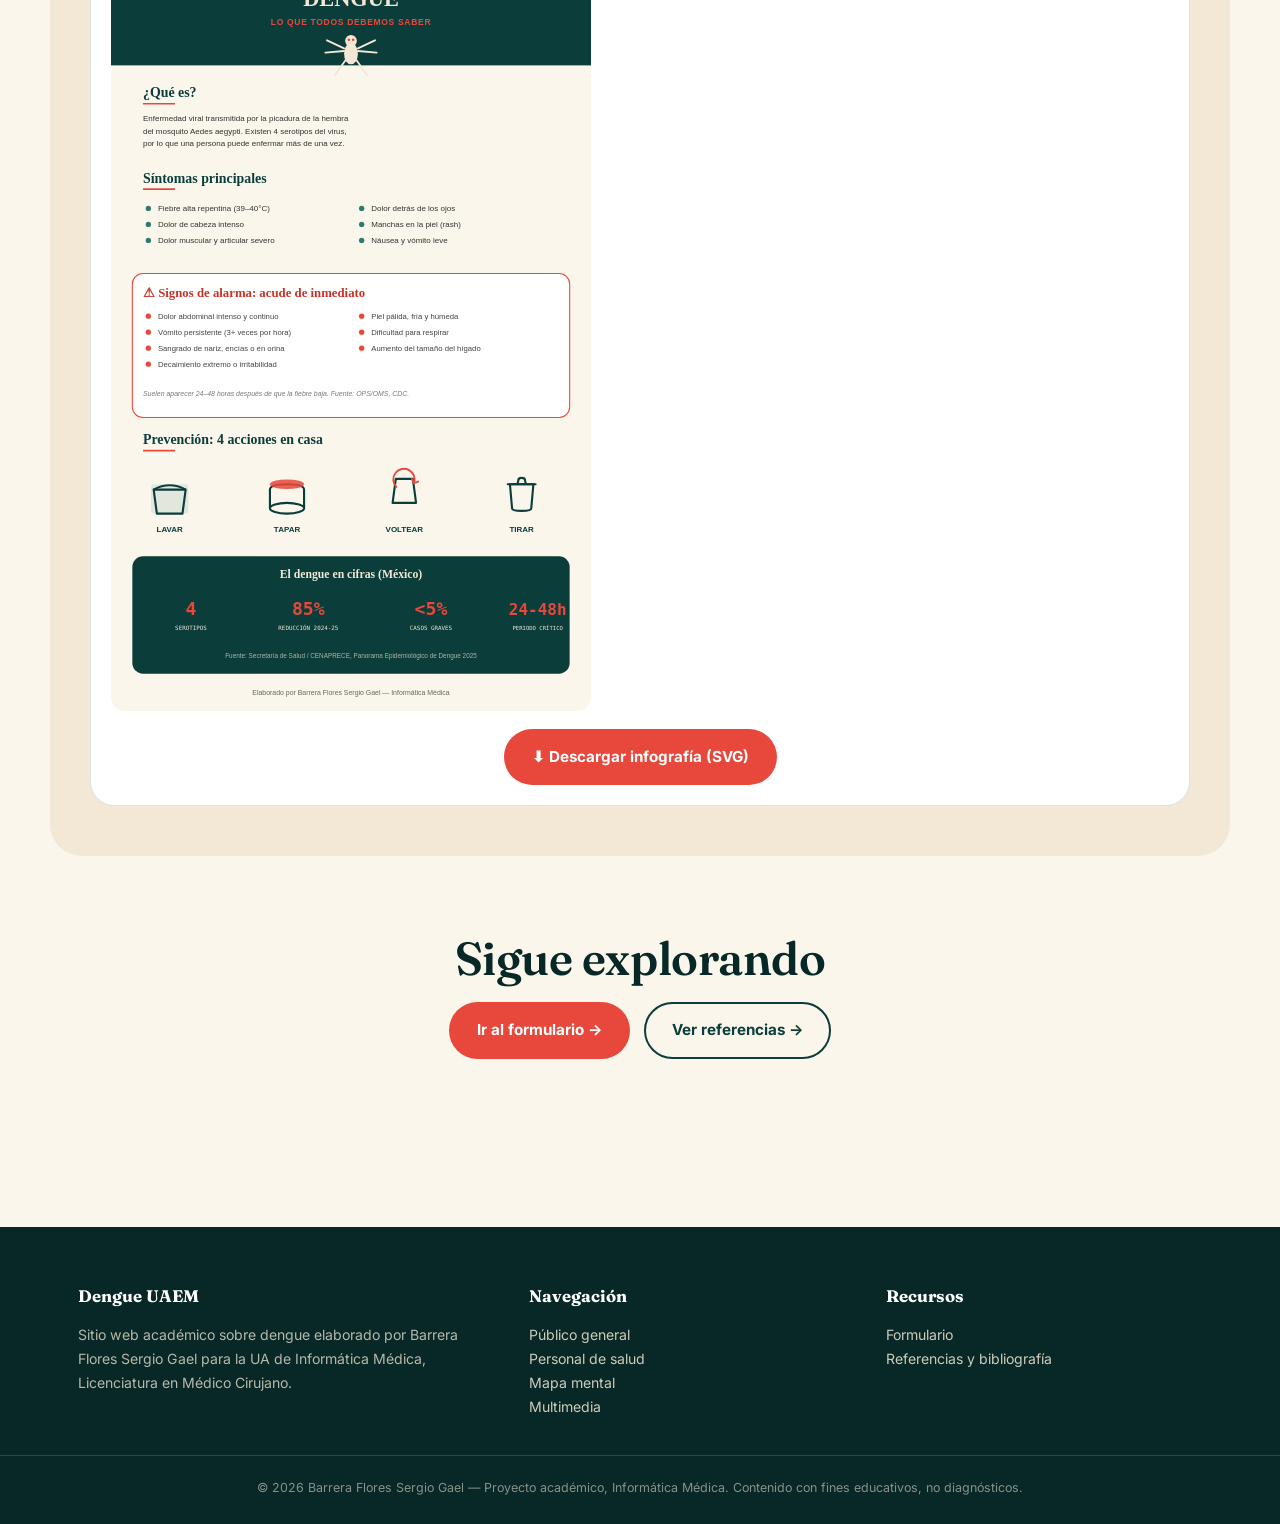
<file: paginas/multimedia.html>
<!DOCTYPE html>
<html lang="es">
<head>
<meta charset="UTF-8">
<meta name="viewport" content="width=device-width, initial-scale=1.0">
<title>Multimedia: infografía y video | Dengue UAEM</title>
<meta name="description" content="Infografía descargable y video explicativo sobre el dengue elaborado en Canva.">
<link rel="preconnect" href="https://fonts.googleapis.com">
<link rel="stylesheet" href="../assets/style.css">
<link rel="stylesheet" href="../assets/paginas.css">
</head>
<body>
<a href="#contenido" class="skip-link">Saltar al contenido</a>

<header class="site-header">
  <nav class="nav" aria-label="Navegación principal">
    <a href="../index.html" class="brand"><span class="dot" aria-hidden="true"></span> Dengue UAEM</a>
    <button class="nav-toggle" aria-label="Abrir menú" aria-expanded="false">
      <span></span><span></span><span></span>
    </button>
    <ul class="nav-links">
      <li><a href="../index.html">Inicio</a></li>
      <li><a href="publico-general.html">Público general</a></li>
      <li><a href="personal-salud.html">Personal de salud</a></li>
      <li><a href="mapa-mental.html">Mapa mental</a></li>
      <li><a href="multimedia.html">Multimedia</a></li>
      <li><a href="formulario.html">Formulario</a></li>
      <li><a href="referencias.html">Referencias</a></li>
    </ul>
  </nav>
</header>

<main id="contenido">

  <section class="page-hero page-hero--teal">
    <div class="wrap">
      <p class="eyebrow" style="color:var(--sand);">Recursos visuales</p>
      <h1 class="page-title">Infografía y video explicativo</h1>
      <p class="lead" style="color:rgba(242,232,213,.9); max-width:640px;">Material de apoyo visual para reforzar la información del sitio: una infografía descargable y un video explicativo elaborado en Canva.</p>
    </div>
  </section>

  <!-- VIDEO -->
  <section class="wrap section">
    <p class="eyebrow">Video explicativo</p>
    <h2 class="section-title" style="font-size:2rem;">Mira el resumen en video</h2>

    <div class="video-frame reveal">
      <!--
        ============================================================
        INSTRUCCIÓN PARA SERGIO: reemplaza VIDEO_ID_AQUI por el ID
        de tu video de YouTube. Por ejemplo, si tu link es:
        https://www.youtube.com/watch?v=ABC123xyz
        entonces tu ID es: ABC123xyz
        y debes dejar la línea así:
        <iframe src="https://www.youtube.com/embed/ABC123xyz" ...>
        ============================================================
      -->
      <iframe src="https://www.youtube.com/embed/NnBxXoCxlx0"
        title="Video explicativo sobre el dengue"
        allow="accelerometer; autoplay; clipboard-write; encrypted-media; gyroscope; picture-in-picture"
        allowfullscreen></iframe>
    </div>
    <p style="margin-top:14px; font-size:.85rem; color:#777;">Video elaborado en Canva por Barrera Flores Sergio Gael como parte del proyecto final de Informática Médica.</p>
  </section>

  <!-- INFOGRAFÍA -->
  <section class="wrap section" style="background:var(--sand); border-radius:32px; padding:50px 40px;">
    <p class="eyebrow">Infografía</p>
    <h2 class="section-title" style="font-size:2rem;">El dengue en una sola imagen</h2>
    <p class="lead" style="margin-bottom:30px;">Resume qué es el dengue, sus síntomas, signos de alarma, prevención y cifras clave en México. Puedes verla aquí o descargarla para compartirla impresa.</p>

    <div class="infografia-frame reveal">
      <img src="../assets/svg/infografia-dengue.svg" alt="Infografía completa del dengue: qué es, síntomas principales, signos de alarma, prevención con lavar tapar voltear y tirar, y cifras clave en México">
      <div style="margin-top:18px;">
        <a href="../assets/svg/infografia-dengue.svg" download class="btn btn-primary">⬇ Descargar infografía (SVG)</a>
      </div>
    </div>
  </section>

  <!-- CTA -->
  <section class="wrap section" style="text-align:center;">
    <h2 class="section-title">Sigue explorando</h2>
    <div class="hero-actions" style="justify-content:center;">
      <a href="formulario.html" class="btn btn-primary">Ir al formulario →</a>
      <a href="referencias.html" class="btn btn-ghost">Ver referencias →</a>
    </div>
  </section>

</main>

<footer class="site-footer">
  <div class="wrap footer-grid">
    <div>
      <h4>Dengue UAEM</h4>
      <p>Sitio web académico sobre dengue elaborado por Barrera Flores Sergio Gael para la UA de Informática Médica, Licenciatura en Médico Cirujano.</p>
    </div>
    <div>
      <h4>Navegación</h4>
      <ul>
        <li><a href="publico-general.html">Público general</a></li>
        <li><a href="personal-salud.html">Personal de salud</a></li>
        <li><a href="mapa-mental.html">Mapa mental</a></li>
        <li><a href="multimedia.html">Multimedia</a></li>
      </ul>
    </div>
    <div>
      <h4>Recursos</h4>
      <ul>
        <li><a href="formulario.html">Formulario</a></li>
        <li><a href="referencias.html">Referencias y bibliografía</a></li>
      </ul>
    </div>
  </div>
  <div class="footer-bottom">
    © 2026 Barrera Flores Sergio Gael — Proyecto académico, Informática Médica. Contenido con fines educativos, no diagnósticos.
  </div>
</footer>

<script src="../assets/main.js"></script>
</body>
</html>
</file>
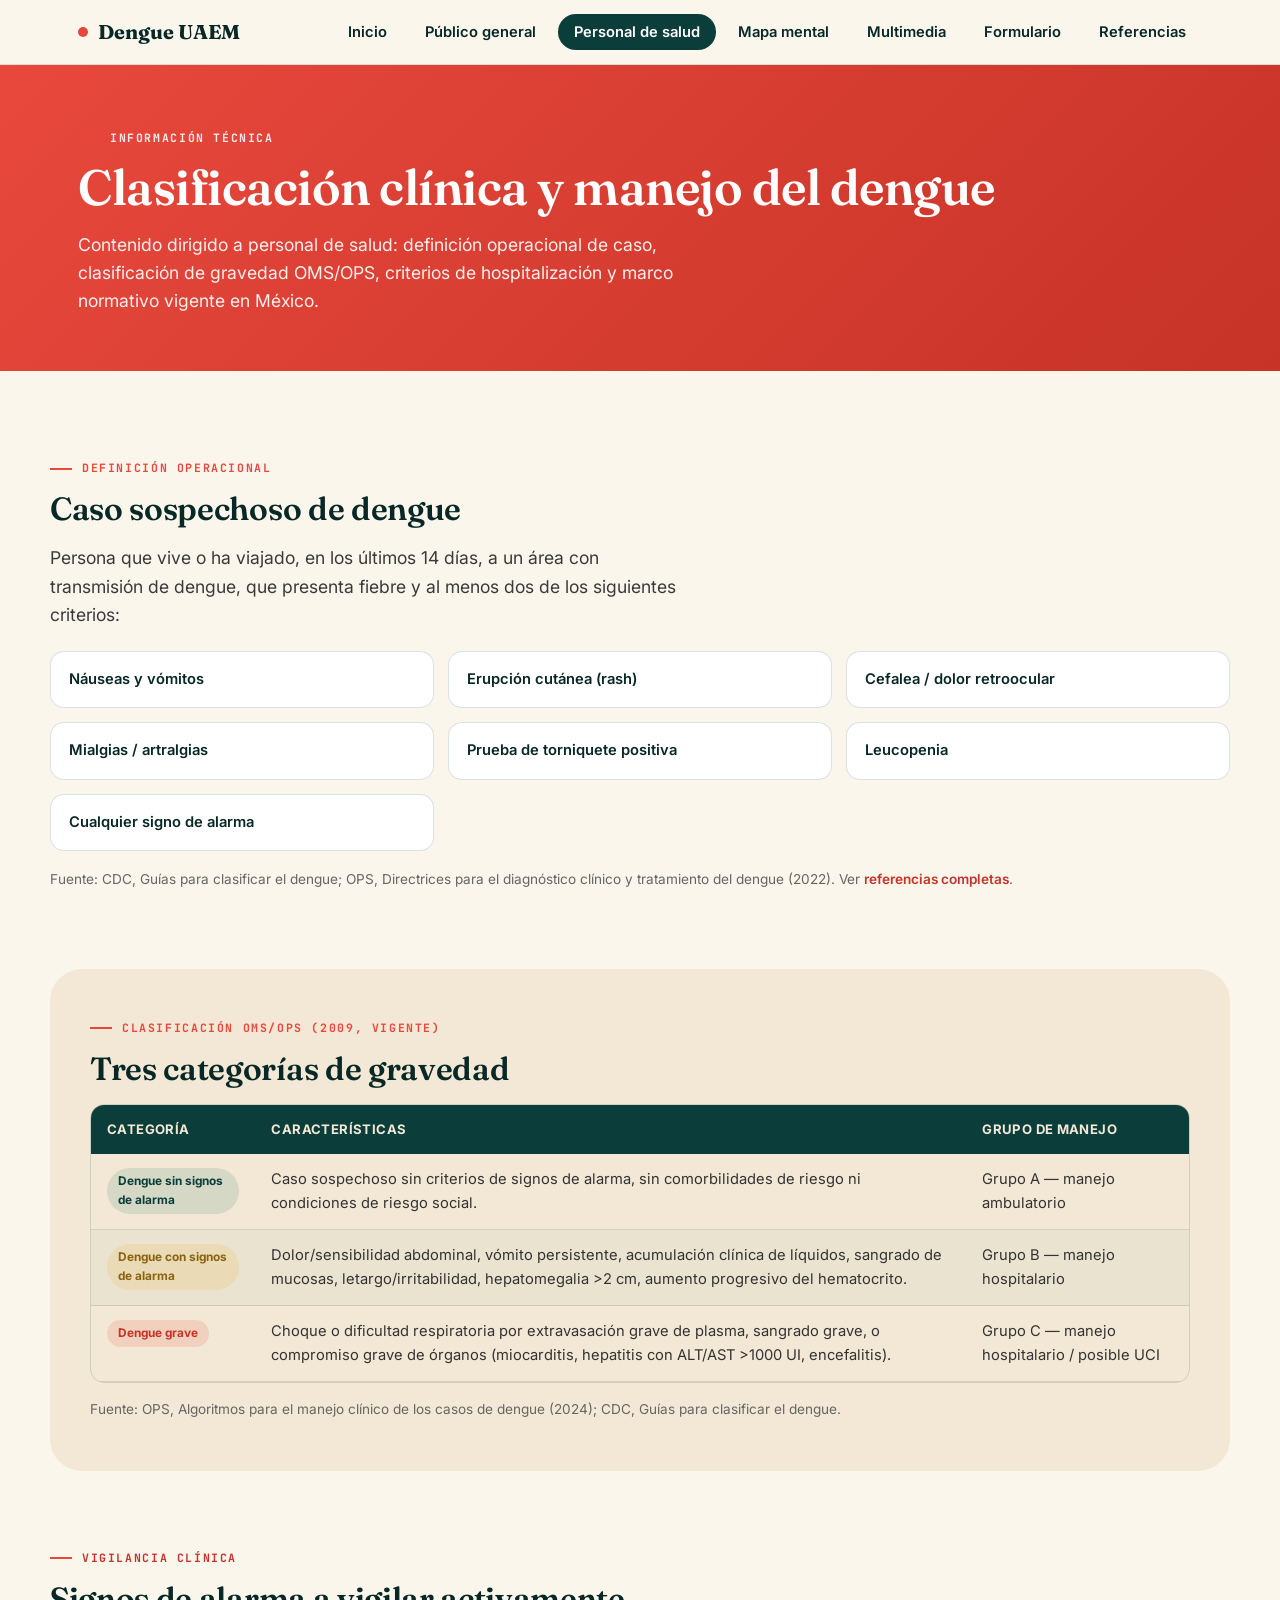
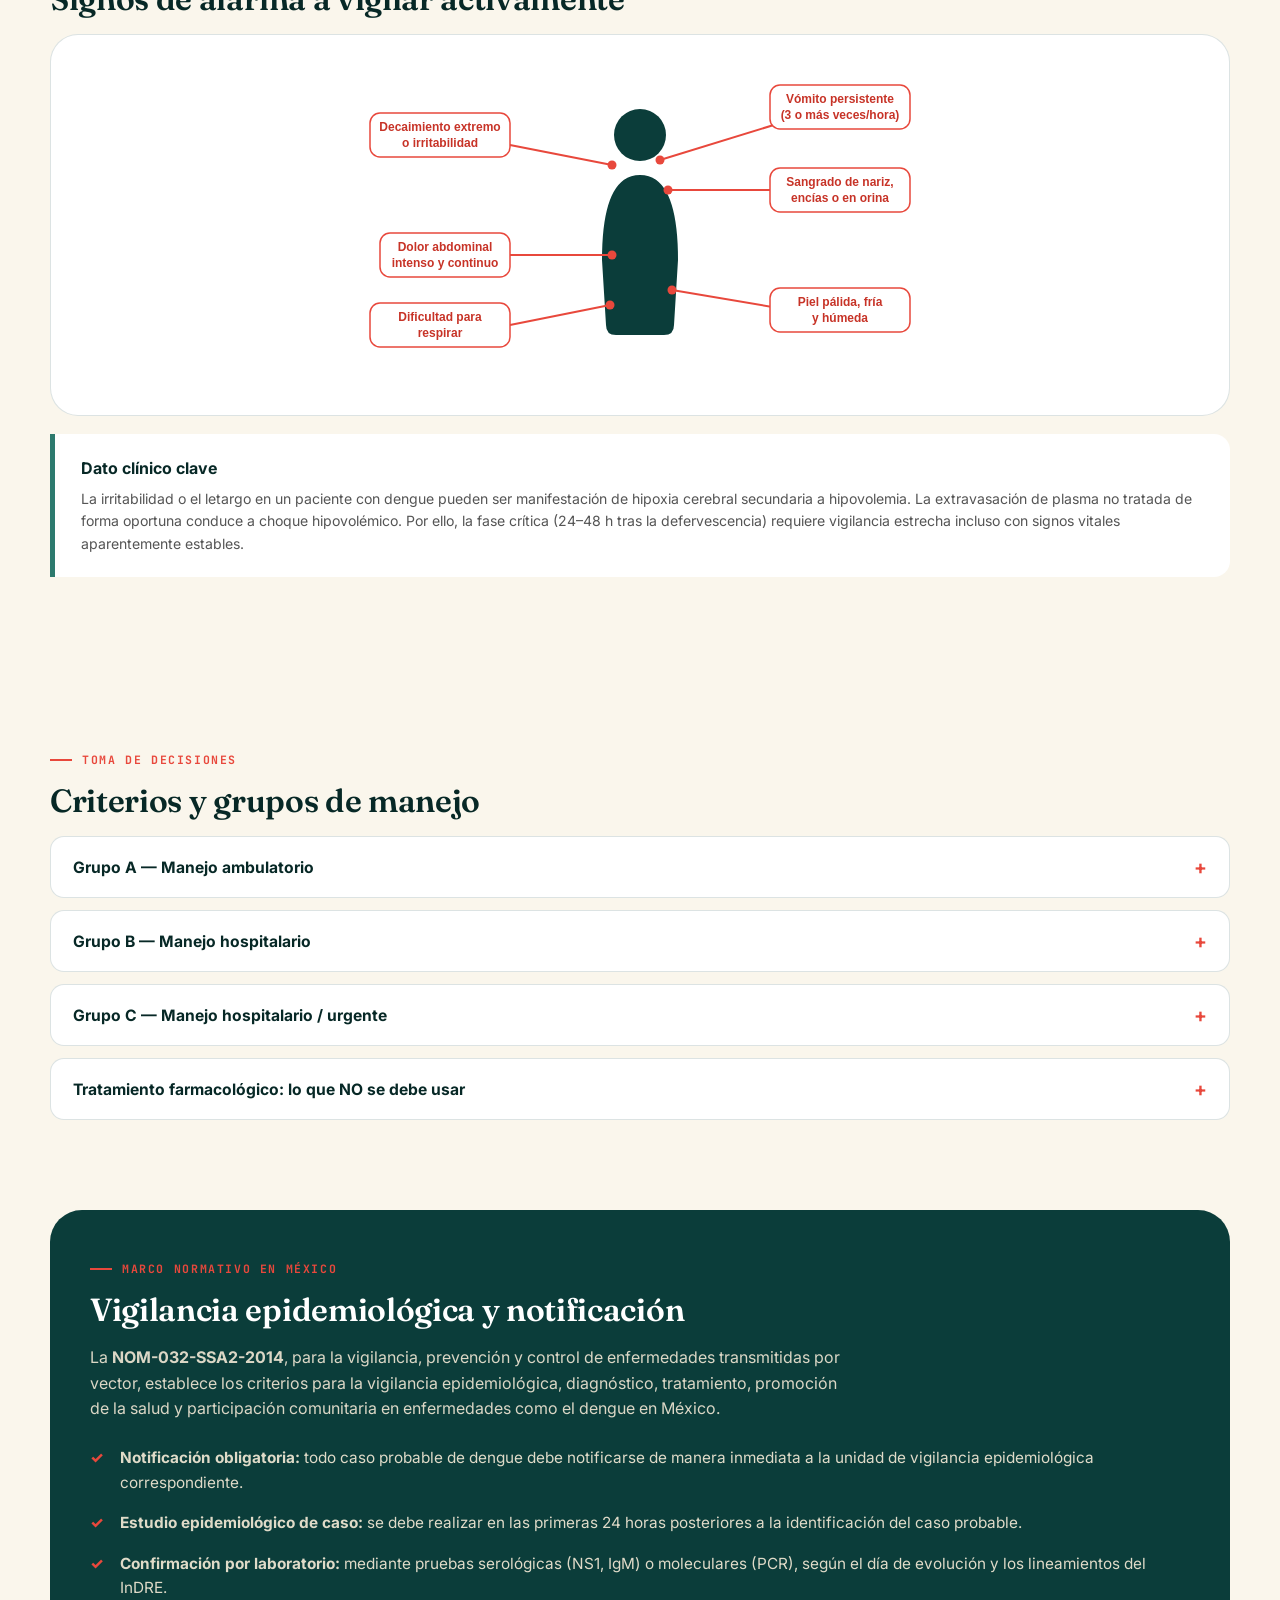
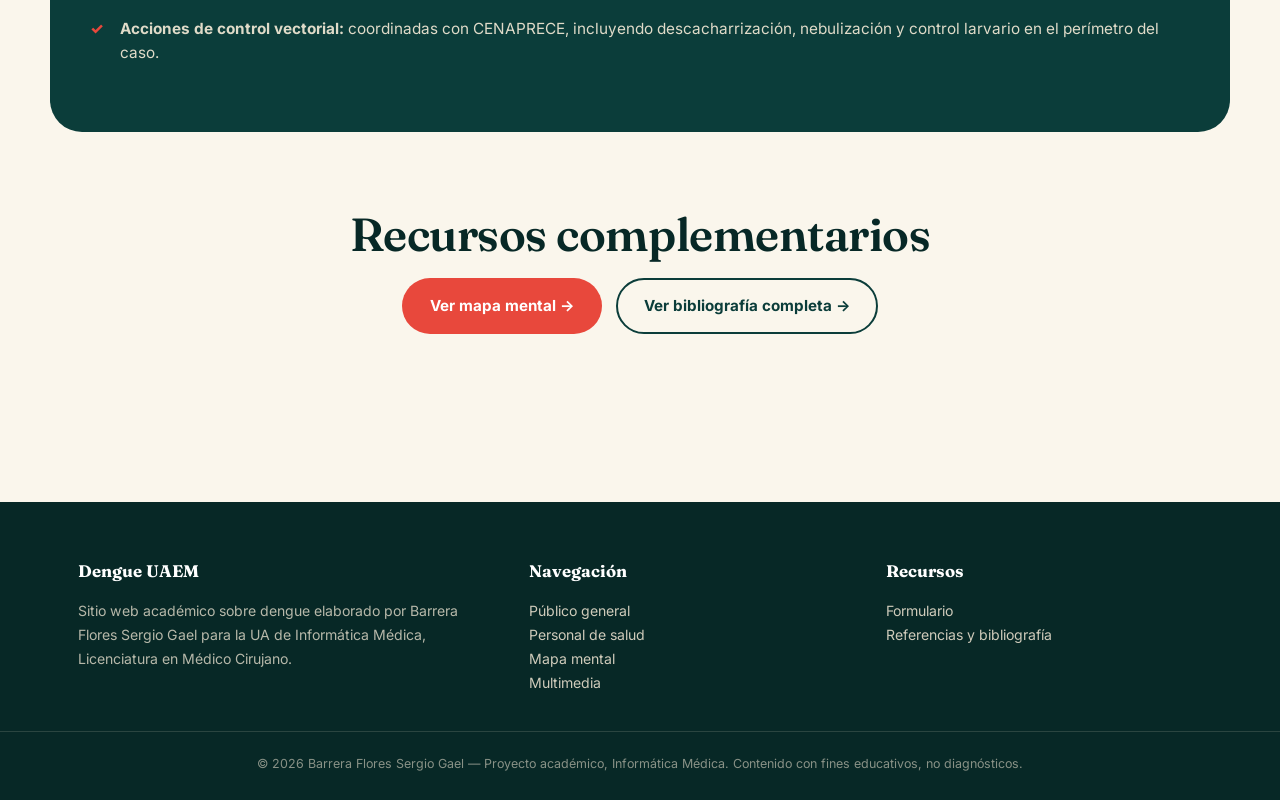
<file: paginas/personal-salud.html>
<!DOCTYPE html>
<html lang="es">
<head>
<meta charset="UTF-8">
<meta name="viewport" content="width=device-width, initial-scale=1.0">
<title>Dengue para personal de salud | Clasificación clínica y manejo</title>
<meta name="description" content="Clasificación clínica del dengue según OMS/OPS, criterios de hospitalización, manejo de líquidos y marco normativo NOM-032-SSA2-2014 para personal de salud.">
<link rel="preconnect" href="https://fonts.googleapis.com">
<link rel="stylesheet" href="../assets/style.css">
<link rel="stylesheet" href="../assets/paginas.css">
</head>
<body>
<a href="#contenido" class="skip-link">Saltar al contenido</a>

<header class="site-header">
  <nav class="nav" aria-label="Navegación principal">
    <a href="../index.html" class="brand"><span class="dot" aria-hidden="true"></span> Dengue UAEM</a>
    <button class="nav-toggle" aria-label="Abrir menú" aria-expanded="false">
      <span></span><span></span><span></span>
    </button>
    <ul class="nav-links">
      <li><a href="../index.html">Inicio</a></li>
      <li><a href="publico-general.html">Público general</a></li>
      <li><a href="personal-salud.html">Personal de salud</a></li>
      <li><a href="mapa-mental.html">Mapa mental</a></li>
      <li><a href="multimedia.html">Multimedia</a></li>
      <li><a href="formulario.html">Formulario</a></li>
      <li><a href="referencias.html">Referencias</a></li>
    </ul>
  </nav>
</header>

<main id="contenido">

  <section class="page-hero page-hero--coral">
    <div class="wrap">
      <p class="eyebrow" style="color:var(--white); opacity:.9;">Información técnica</p>
      <h1 class="page-title">Clasificación clínica y manejo del dengue</h1>
      <p class="lead" style="color:rgba(255,255,255,.92); max-width:680px;">Contenido dirigido a personal de salud: definición operacional de caso, clasificación de gravedad OMS/OPS, criterios de hospitalización y marco normativo vigente en México.</p>
    </div>
  </section>

  <!-- DEFINICIÓN DE CASO -->
  <section class="wrap section">
    <p class="eyebrow">Definición operacional</p>
    <h2 class="section-title" style="font-size:2rem;">Caso sospechoso de dengue</h2>
    <p class="lead" style="margin-bottom:20px;">Persona que vive o ha viajado, en los últimos 14 días, a un área con transmisión de dengue, que presenta fiebre y al menos dos de los siguientes criterios:</p>
    <div class="symptom-grid reveal">
      <div class="symptom-pill">Náuseas y vómitos</div>
      <div class="symptom-pill">Erupción cutánea (rash)</div>
      <div class="symptom-pill">Cefalea / dolor retroocular</div>
      <div class="symptom-pill">Mialgias / artralgias</div>
      <div class="symptom-pill">Prueba de torniquete positiva</div>
      <div class="symptom-pill">Leucopenia</div>
      <div class="symptom-pill">Cualquier signo de alarma</div>
    </div>
    <p style="margin-top:18px; font-size:.85rem; color:#666;">Fuente: CDC, Guías para clasificar el dengue; OPS, Directrices para el diagnóstico clínico y tratamiento del dengue (2022). Ver <a href="referencias.html" style="color:var(--coral-deep); font-weight:600;">referencias completas</a>.</p>
  </section>

  <!-- CLASIFICACIÓN DE GRAVEDAD -->
  <section class="wrap section" style="background:var(--sand); border-radius:32px; padding:50px 40px;">
    <p class="eyebrow">Clasificación OMS/OPS (2009, vigente)</p>
    <h2 class="section-title" style="font-size:2rem;">Tres categorías de gravedad</h2>
    <div class="table-scroll reveal">
      <table class="clinical-table">
        <thead>
          <tr><th>Categoría</th><th>Características</th><th>Grupo de manejo</th></tr>
        </thead>
        <tbody>
          <tr>
            <td><span class="badge badge-green">Dengue sin signos de alarma</span></td>
            <td>Caso sospechoso sin criterios de signos de alarma, sin comorbilidades de riesgo ni condiciones de riesgo social.</td>
            <td>Grupo A — manejo ambulatorio</td>
          </tr>
          <tr>
            <td><span class="badge badge-yellow">Dengue con signos de alarma</span></td>
            <td>Dolor/sensibilidad abdominal, vómito persistente, acumulación clínica de líquidos, sangrado de mucosas, letargo/irritabilidad, hepatomegalia &gt;2 cm, aumento progresivo del hematocrito.</td>
            <td>Grupo B — manejo hospitalario</td>
          </tr>
          <tr>
            <td><span class="badge badge-red">Dengue grave</span></td>
            <td>Choque o dificultad respiratoria por extravasación grave de plasma, sangrado grave, o compromiso grave de órganos (miocarditis, hepatitis con ALT/AST &gt;1000 UI, encefalitis).</td>
            <td>Grupo C — manejo hospitalario / posible UCI</td>
          </tr>
        </tbody>
      </table>
    </div>
    <p style="margin-top:16px; font-size:.85rem; color:#666;">Fuente: OPS, Algoritmos para el manejo clínico de los casos de dengue (2024); CDC, Guías para clasificar el dengue.</p>
  </section>

  <!-- SIGNOS DE ALARMA DETALLE -->
  <section class="wrap section">
    <p class="eyebrow" style="color:var(--coral-deep);">Vigilancia clínica</p>
    <h2 class="section-title" style="font-size:2rem;">Signos de alarma a vigilar activamente</h2>
    <div class="diagram-card reveal">
      <img src="../assets/svg/signos-alarma.svg" alt="Signos de alarma del dengue" style="width:100%; max-width:560px; margin:0 auto;">
    </div>
    <div class="norm-card reveal">
      <h4>Dato clínico clave</h4>
      <p>La irritabilidad o el letargo en un paciente con dengue pueden ser manifestación de hipoxia cerebral secundaria a hipovolemia. La extravasación de plasma no tratada de forma oportuna conduce a choque hipovolémico. Por ello, la fase crítica (24–48 h tras la defervescencia) requiere vigilancia estrecha incluso con signos vitales aparentemente estables.</p>
    </div>
  </section>

  <!-- CRITERIOS DE HOSPITALIZACIÓN (acordeón) -->
  <section class="wrap section">
    <p class="eyebrow">Toma de decisiones</p>
    <h2 class="section-title" style="font-size:2rem;">Criterios y grupos de manejo</h2>

    <div class="accordion" id="accordion">
      <div class="accordion-item">
        <button class="accordion-header" aria-expanded="false">
          Grupo A — Manejo ambulatorio
          <span class="accordion-icon">+</span>
        </button>
        <div class="accordion-body">
          <div class="accordion-body-inner">
            Pacientes con dengue sin signos de alarma, tolerancia a la vía oral, gasto urinario adecuado y sin condiciones de riesgo. Manejo con hidratación oral abundante, paracetamol para la fiebre (evitar AINEs y ácido acetilsalicílico) y vigilancia diaria de signos de alarma hasta 48 horas después de la caída de la fiebre.
          </div>
        </div>
      </div>

      <div class="accordion-item">
        <button class="accordion-header" aria-expanded="false">
          Grupo B — Manejo hospitalario
          <span class="accordion-icon">+</span>
        </button>
        <div class="accordion-body">
          <div class="accordion-body-inner">
            Incluye pacientes con signos de alarma, o con comorbilidades de riesgo (embarazo, lactantes, adultos mayores, obesidad, diabetes, hipertensión, enfermedad renal, enfermedades hemolíticas) o riesgo social (vivir solo, lejanía de servicios de salud). Requiere acceso intravenoso, biometría hemática y hematocrito basal, y vigilancia estrecha de signos vitales y diuresis.
          </div>
        </div>
      </div>

      <div class="accordion-item">
        <button class="accordion-header" aria-expanded="false">
          Grupo C — Manejo hospitalario / urgente
          <span class="accordion-icon">+</span>
        </button>
        <div class="accordion-body">
          <div class="accordion-body-inner">
            Pacientes con choque o dificultad respiratoria por extravasación de plasma, sangrado grave, o compromiso grave de órganos. Requiere reanimación con líquidos intravenosos según protocolo, vigilancia horaria de signos vitales y perfusión periférica, y reevaluación continua del hematocrito hasta la estabilización.
          </div>
        </div>
      </div>

      <div class="accordion-item">
        <button class="accordion-header" aria-expanded="false">
          Tratamiento farmacológico: lo que NO se debe usar
          <span class="accordion-icon">+</span>
        </button>
        <div class="accordion-body">
          <div class="accordion-body-inner">
            Está contraindicado el uso de ácido acetilsalicílico (aspirina), AINEs (ibuprofeno, naproxeno, diclofenaco) e inyecciones intramusculares, por el riesgo de sangrado asociado a la trombocitopenia y disfunción plaquetaria propias del dengue. El manejo de la fiebre y el dolor se realiza con paracetamol a dosis habituales.
          </div>
        </div>
      </div>
    </div>
  </section>

  <!-- MARCO NORMATIVO -->
  <section class="wrap section" style="background:var(--jungle); border-radius:32px; padding:50px 40px; color:var(--sand);">
    <p class="eyebrow" style="color:var(--coral);">Marco normativo en México</p>
    <h2 class="section-title" style="font-size:2rem; color:var(--white);">Vigilancia epidemiológica y notificación</h2>
    <p style="color:rgba(242,232,213,.9); margin-bottom:20px; max-width:760px;">La <strong>NOM-032-SSA2-2014</strong>, para la vigilancia, prevención y control de enfermedades transmitidas por vector, establece los criterios para la vigilancia epidemiológica, diagnóstico, tratamiento, promoción de la salud y participación comunitaria en enfermedades como el dengue en México.</p>
    <ul class="care-list reveal">
      <li><strong>Notificación obligatoria:</strong> todo caso probable de dengue debe notificarse de manera inmediata a la unidad de vigilancia epidemiológica correspondiente.</li>
      <li><strong>Estudio epidemiológico de caso:</strong> se debe realizar en las primeras 24 horas posteriores a la identificación del caso probable.</li>
      <li><strong>Confirmación por laboratorio:</strong> mediante pruebas serológicas (NS1, IgM) o moleculares (PCR), según el día de evolución y los lineamientos del InDRE.</li>
      <li><strong>Acciones de control vectorial:</strong> coordinadas con CENAPRECE, incluyendo descacharrización, nebulización y control larvario en el perímetro del caso.</li>
    </ul>
  </section>

  <!-- CTA cierre -->
  <section class="wrap section" style="text-align:center;">
    <h2 class="section-title">Recursos complementarios</h2>
    <div class="hero-actions" style="justify-content:center;">
      <a href="mapa-mental.html" class="btn btn-primary">Ver mapa mental →</a>
      <a href="referencias.html" class="btn btn-ghost">Ver bibliografía completa →</a>
    </div>
  </section>

</main>

<footer class="site-footer">
  <div class="wrap footer-grid">
    <div>
      <h4>Dengue UAEM</h4>
      <p>Sitio web académico sobre dengue elaborado por Barrera Flores Sergio Gael para la UA de Informática Médica, Licenciatura en Médico Cirujano.</p>
    </div>
    <div>
      <h4>Navegación</h4>
      <ul>
        <li><a href="publico-general.html">Público general</a></li>
        <li><a href="personal-salud.html">Personal de salud</a></li>
        <li><a href="mapa-mental.html">Mapa mental</a></li>
        <li><a href="multimedia.html">Multimedia</a></li>
      </ul>
    </div>
    <div>
      <h4>Recursos</h4>
      <ul>
        <li><a href="formulario.html">Formulario</a></li>
        <li><a href="referencias.html">Referencias y bibliografía</a></li>
      </ul>
    </div>
  </div>
  <div class="footer-bottom">
    © 2026 Barrera Flores Sergio Gael — Proyecto académico, Informática Médica. Contenido con fines educativos, no diagnósticos.
  </div>
</footer>

<script src="../assets/main.js"></script>
<script src="../assets/accordion.js"></script>
</body>
</html>
</file>
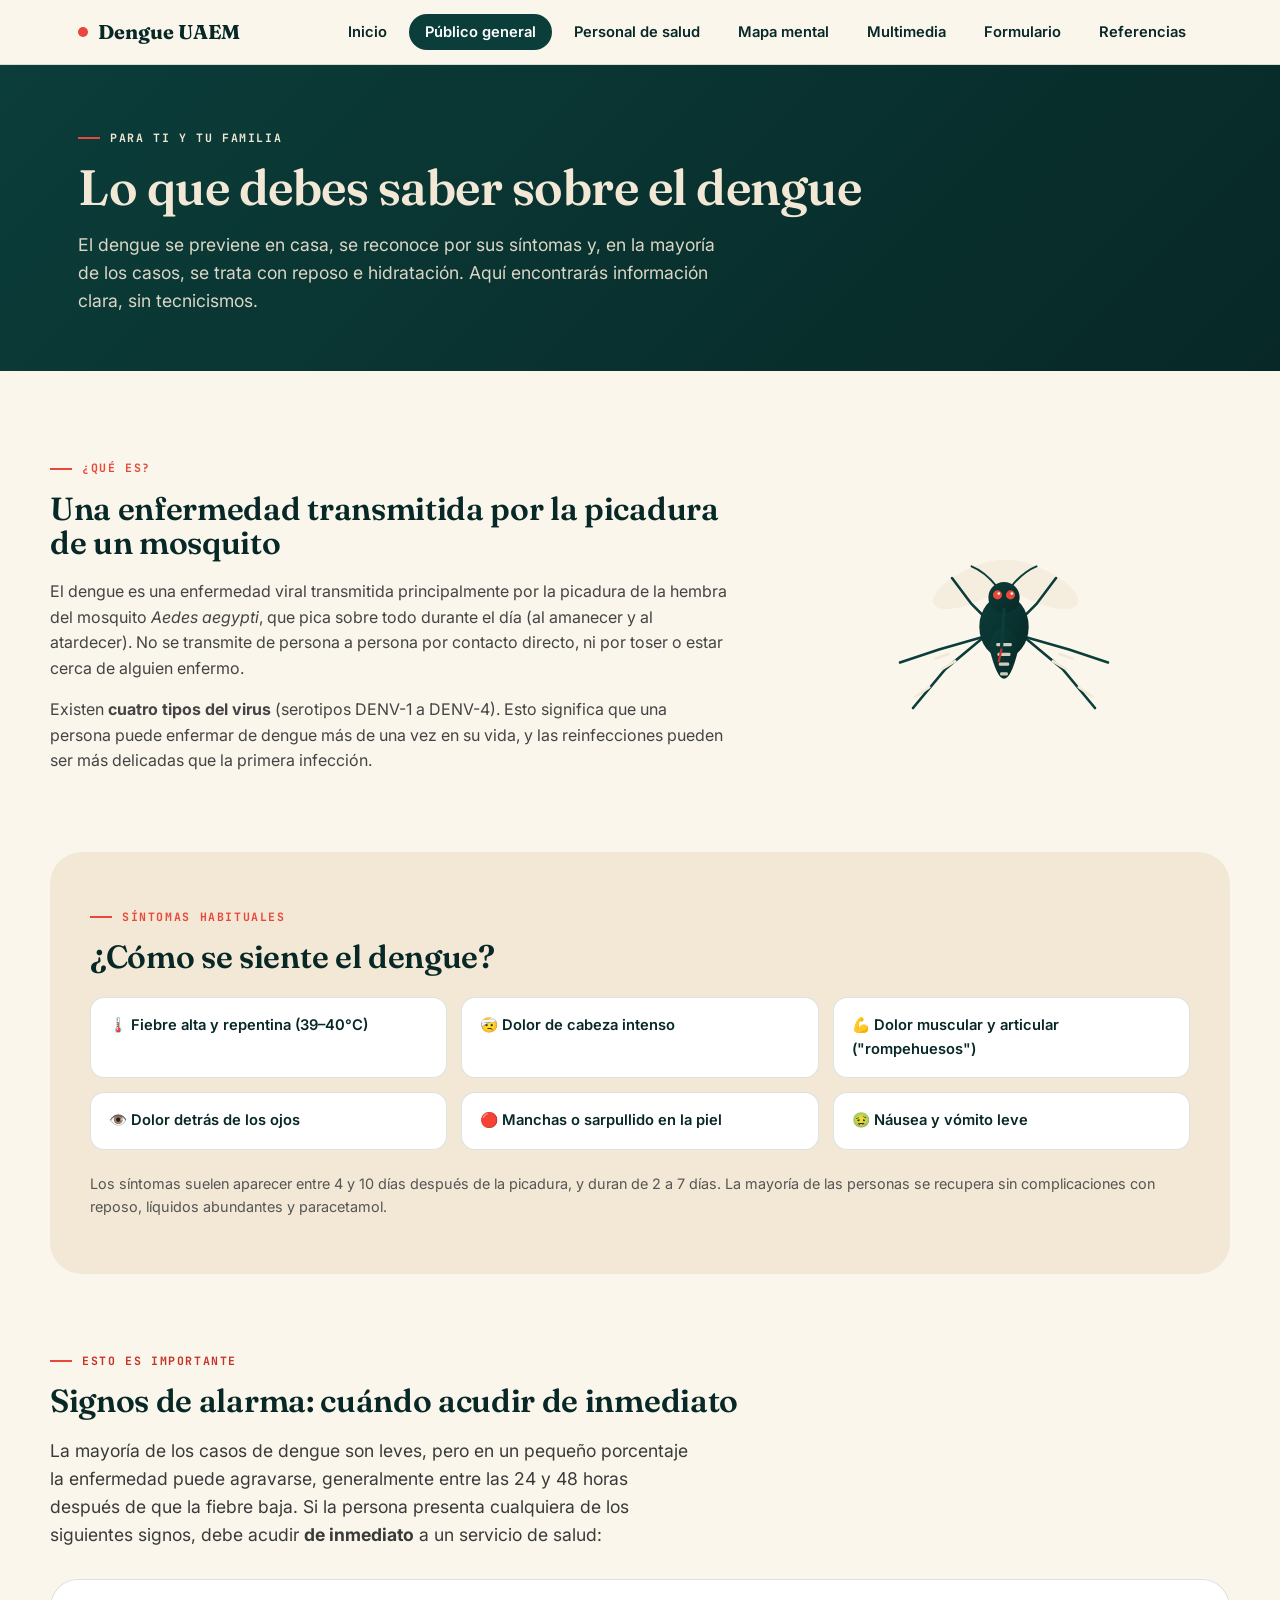
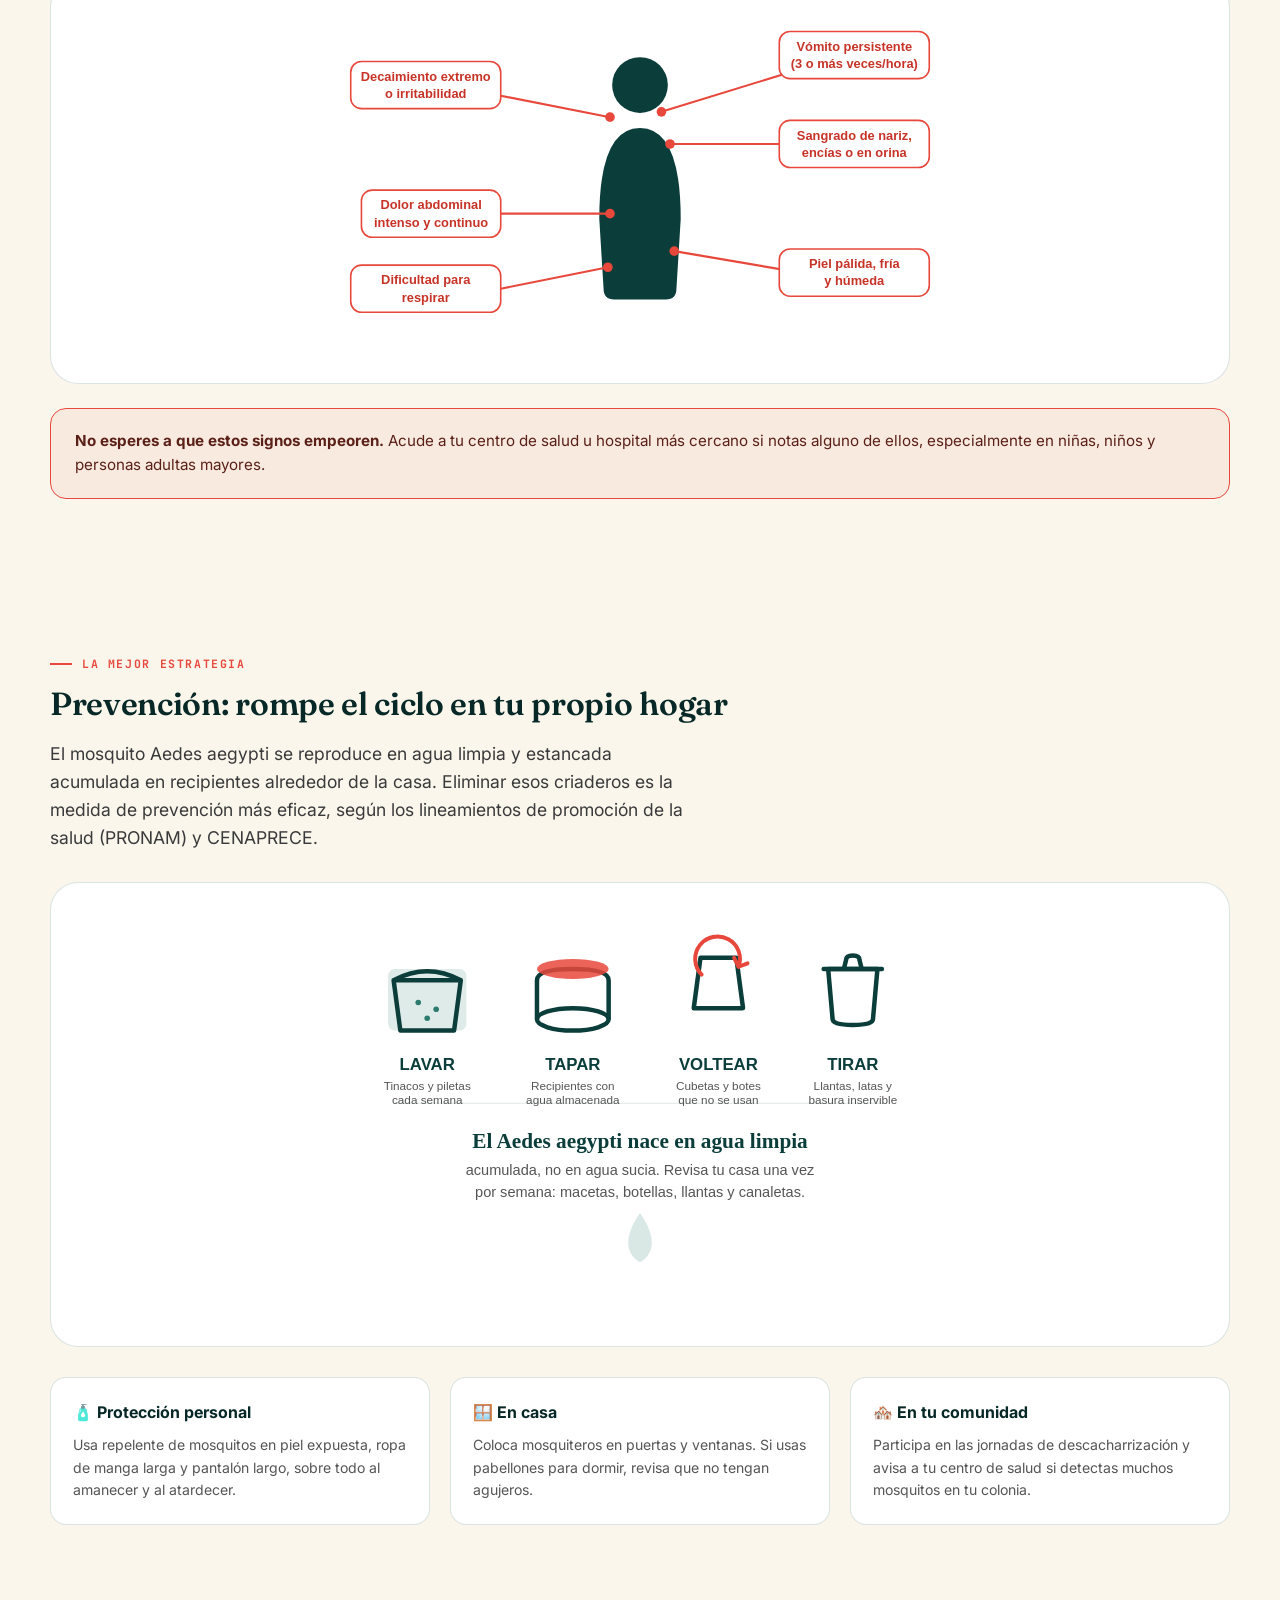
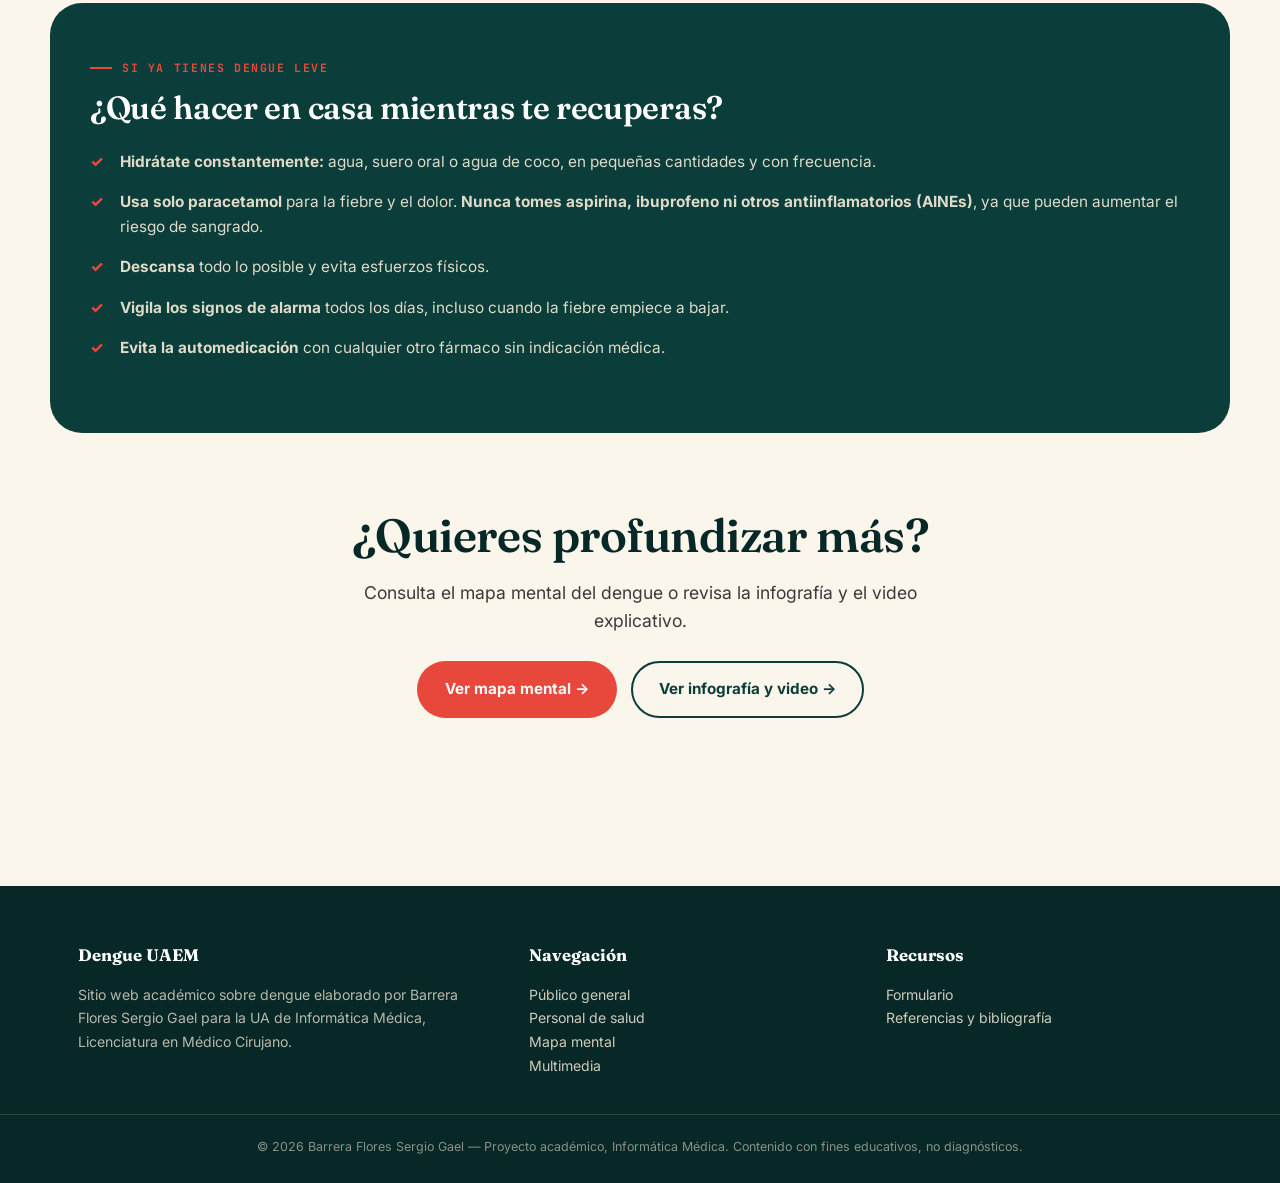
<file: paginas/publico-general.html>
<!DOCTYPE html>
<html lang="es">
<head>
<meta charset="UTF-8">
<meta name="viewport" content="width=device-width, initial-scale=1.0">
<title>Dengue para público general | Síntomas, prevención y signos de alarma</title>
<meta name="description" content="Información clara sobre el dengue para pacientes y público general: síntomas, prevención en casa y cuándo acudir a un servicio de salud.">
<link rel="preconnect" href="https://fonts.googleapis.com">
<link rel="stylesheet" href="../assets/style.css">
<link rel="stylesheet" href="../assets/paginas.css">
</head>
<body>
<a href="#contenido" class="skip-link">Saltar al contenido</a>

<header class="site-header">
  <nav class="nav" aria-label="Navegación principal">
    <a href="../index.html" class="brand"><span class="dot" aria-hidden="true"></span> Dengue UAEM</a>
    <button class="nav-toggle" aria-label="Abrir menú" aria-expanded="false">
      <span></span><span></span><span></span>
    </button>
    <ul class="nav-links">
      <li><a href="../index.html">Inicio</a></li>
      <li><a href="publico-general.html">Público general</a></li>
      <li><a href="personal-salud.html">Personal de salud</a></li>
      <li><a href="mapa-mental.html">Mapa mental</a></li>
      <li><a href="multimedia.html">Multimedia</a></li>
      <li><a href="formulario.html">Formulario</a></li>
      <li><a href="referencias.html">Referencias</a></li>
    </ul>
  </nav>
</header>

<main id="contenido">

  <section class="page-hero page-hero--teal">
    <div class="wrap">
      <p class="eyebrow" style="color:var(--sand);">Para ti y tu familia</p>
      <h1 class="page-title">Lo que debes saber sobre el dengue</h1>
      <p class="lead" style="color:rgba(242,232,213,.9); max-width:640px;">El dengue se previene en casa, se reconoce por sus síntomas y, en la mayoría de los casos, se trata con reposo e hidratación. Aquí encontrarás información clara, sin tecnicismos.</p>
    </div>
  </section>

  <!-- ¿QUÉ ES? -->
  <section class="wrap section">
    <div class="two-col">
      <div class="reveal">
        <p class="eyebrow">¿Qué es?</p>
        <h2 class="section-title" style="font-size:2rem;">Una enfermedad transmitida por la picadura de un mosquito</h2>
        <p style="margin-bottom:16px; color:#444;">El dengue es una enfermedad viral transmitida principalmente por la picadura de la hembra del mosquito <em>Aedes aegypti</em>, que pica sobre todo durante el día (al amanecer y al atardecer). No se transmite de persona a persona por contacto directo, ni por toser o estar cerca de alguien enfermo.</p>
        <p style="color:#444;">Existen <strong>cuatro tipos del virus</strong> (serotipos DENV-1 a DENV-4). Esto significa que una persona puede enfermar de dengue más de una vez en su vida, y las reinfecciones pueden ser más delicadas que la primera infección.</p>
      </div>
      <div class="reveal" style="display:flex; align-items:center; justify-content:center;">
        <img src="../assets/svg/mosquito.svg" alt="Mosquito Aedes aegypti, transmisor del dengue" style="max-width:260px;">
      </div>
    </div>
  </section>

  <!-- SÍNTOMAS -->
  <section class="wrap section" style="background:var(--sand); border-radius:32px; padding:56px 40px;">
    <p class="eyebrow">Síntomas habituales</p>
    <h2 class="section-title" style="font-size:2rem;">¿Cómo se siente el dengue?</h2>
    <div class="symptom-grid reveal">
      <div class="symptom-pill">🌡️ Fiebre alta y repentina (39–40°C)</div>
      <div class="symptom-pill">🤕 Dolor de cabeza intenso</div>
      <div class="symptom-pill">💪 Dolor muscular y articular ("rompehuesos")</div>
      <div class="symptom-pill">👁️ Dolor detrás de los ojos</div>
      <div class="symptom-pill">🔴 Manchas o sarpullido en la piel</div>
      <div class="symptom-pill">🤢 Náusea y vómito leve</div>
    </div>
    <p style="margin-top:22px; font-size:.9rem; color:#555;">Los síntomas suelen aparecer entre 4 y 10 días después de la picadura, y duran de 2 a 7 días. La mayoría de las personas se recupera sin complicaciones con reposo, líquidos abundantes y paracetamol.</p>
  </section>

  <!-- SIGNOS DE ALARMA -->
  <section class="wrap section">
    <p class="eyebrow" style="color:var(--coral-deep);">Esto es importante</p>
    <h2 class="section-title" style="font-size:2rem;">Signos de alarma: cuándo acudir de inmediato</h2>
    <p class="lead" style="margin-bottom:30px;">La mayoría de los casos de dengue son leves, pero en un pequeño porcentaje la enfermedad puede agravarse, generalmente entre las 24 y 48 horas después de que la fiebre baja. Si la persona presenta cualquiera de los siguientes signos, debe acudir <strong>de inmediato</strong> a un servicio de salud:</p>
    <div class="diagram-card reveal">
      <img src="../assets/svg/signos-alarma.svg" alt="Signos de alarma del dengue: dolor abdominal intenso, vómito persistente, sangrado de nariz o encías, decaimiento extremo, piel pálida y fría, dificultad para respirar" style="width:100%; max-width:600px; margin:0 auto;">
    </div>
    <div class="alert-box reveal">
      <strong>No esperes a que estos signos empeoren.</strong> Acude a tu centro de salud u hospital más cercano si notas alguno de ellos, especialmente en niñas, niños y personas adultas mayores.
    </div>
  </section>

  <!-- PREVENCIÓN -->
  <section class="wrap section">
    <p class="eyebrow">La mejor estrategia</p>
    <h2 class="section-title" style="font-size:2rem;">Prevención: rompe el ciclo en tu propio hogar</h2>
    <p class="lead" style="margin-bottom:30px;">El mosquito Aedes aegypti se reproduce en agua limpia y estancada acumulada en recipientes alrededor de la casa. Eliminar esos criaderos es la medida de prevención más eficaz, según los lineamientos de promoción de la salud (PRONAM) y CENAPRECE.</p>
    <div class="diagram-card reveal">
      <img src="../assets/svg/prevencion-criaderos.svg" alt="Cuatro acciones para prevenir el dengue: lavar tinacos y piletas, tapar recipientes con agua, voltear cubetas que no se usan, y tirar llantas y basura inservible" style="width:100%; max-width:560px; margin:0 auto;">
    </div>

    <div class="tips-grid">
      <div class="tip-card reveal">
        <h4>🧴 Protección personal</h4>
        <p>Usa repelente de mosquitos en piel expuesta, ropa de manga larga y pantalón largo, sobre todo al amanecer y al atardecer.</p>
      </div>
      <div class="tip-card reveal">
        <h4>🪟 En casa</h4>
        <p>Coloca mosquiteros en puertas y ventanas. Si usas pabellones para dormir, revisa que no tengan agujeros.</p>
      </div>
      <div class="tip-card reveal">
        <h4>🏘️ En tu comunidad</h4>
        <p>Participa en las jornadas de descacharrización y avisa a tu centro de salud si detectas muchos mosquitos en tu colonia.</p>
      </div>
    </div>
  </section>

  <!-- TRATAMIENTO EN CASA -->
  <section class="wrap section" style="background:var(--jungle); border-radius:32px; padding:56px 40px; color:var(--sand);">
    <p class="eyebrow" style="color:var(--coral);">Si ya tienes dengue leve</p>
    <h2 class="section-title" style="font-size:2rem; color:var(--white);">¿Qué hacer en casa mientras te recuperas?</h2>
    <ul class="care-list reveal">
      <li><strong>Hidrátate constantemente:</strong> agua, suero oral o agua de coco, en pequeñas cantidades y con frecuencia.</li>
      <li><strong>Usa solo paracetamol</strong> para la fiebre y el dolor. <strong>Nunca tomes aspirina, ibuprofeno ni otros antiinflamatorios (AINEs)</strong>, ya que pueden aumentar el riesgo de sangrado.</li>
      <li><strong>Descansa</strong> todo lo posible y evita esfuerzos físicos.</li>
      <li><strong>Vigila los signos de alarma</strong> todos los días, incluso cuando la fiebre empiece a bajar.</li>
      <li><strong>Evita la automedicación</strong> con cualquier otro fármaco sin indicación médica.</li>
    </ul>
  </section>

  <!-- CTA cierre -->
  <section class="wrap section" style="text-align:center;">
    <h2 class="section-title">¿Quieres profundizar más?</h2>
    <p class="lead" style="margin:0 auto 26px;">Consulta el mapa mental del dengue o revisa la infografía y el video explicativo.</p>
    <div class="hero-actions" style="justify-content:center;">
      <a href="mapa-mental.html" class="btn btn-primary">Ver mapa mental →</a>
      <a href="multimedia.html" class="btn btn-ghost">Ver infografía y video →</a>
    </div>
  </section>

</main>

<footer class="site-footer">
  <div class="wrap footer-grid">
    <div>
      <h4>Dengue UAEM</h4>
      <p>Sitio web académico sobre dengue elaborado por Barrera Flores Sergio Gael para la UA de Informática Médica, Licenciatura en Médico Cirujano.</p>
    </div>
    <div>
      <h4>Navegación</h4>
      <ul>
        <li><a href="publico-general.html">Público general</a></li>
        <li><a href="personal-salud.html">Personal de salud</a></li>
        <li><a href="mapa-mental.html">Mapa mental</a></li>
        <li><a href="multimedia.html">Multimedia</a></li>
      </ul>
    </div>
    <div>
      <h4>Recursos</h4>
      <ul>
        <li><a href="formulario.html">Formulario</a></li>
        <li><a href="referencias.html">Referencias y bibliografía</a></li>
      </ul>
    </div>
  </div>
  <div class="footer-bottom">
    © 2026 Barrera Flores Sergio Gael — Proyecto académico, Informática Médica. Contenido con fines educativos, no diagnósticos.
  </div>
</footer>

<script src="../assets/main.js"></script>
</body>
</html>
</file>
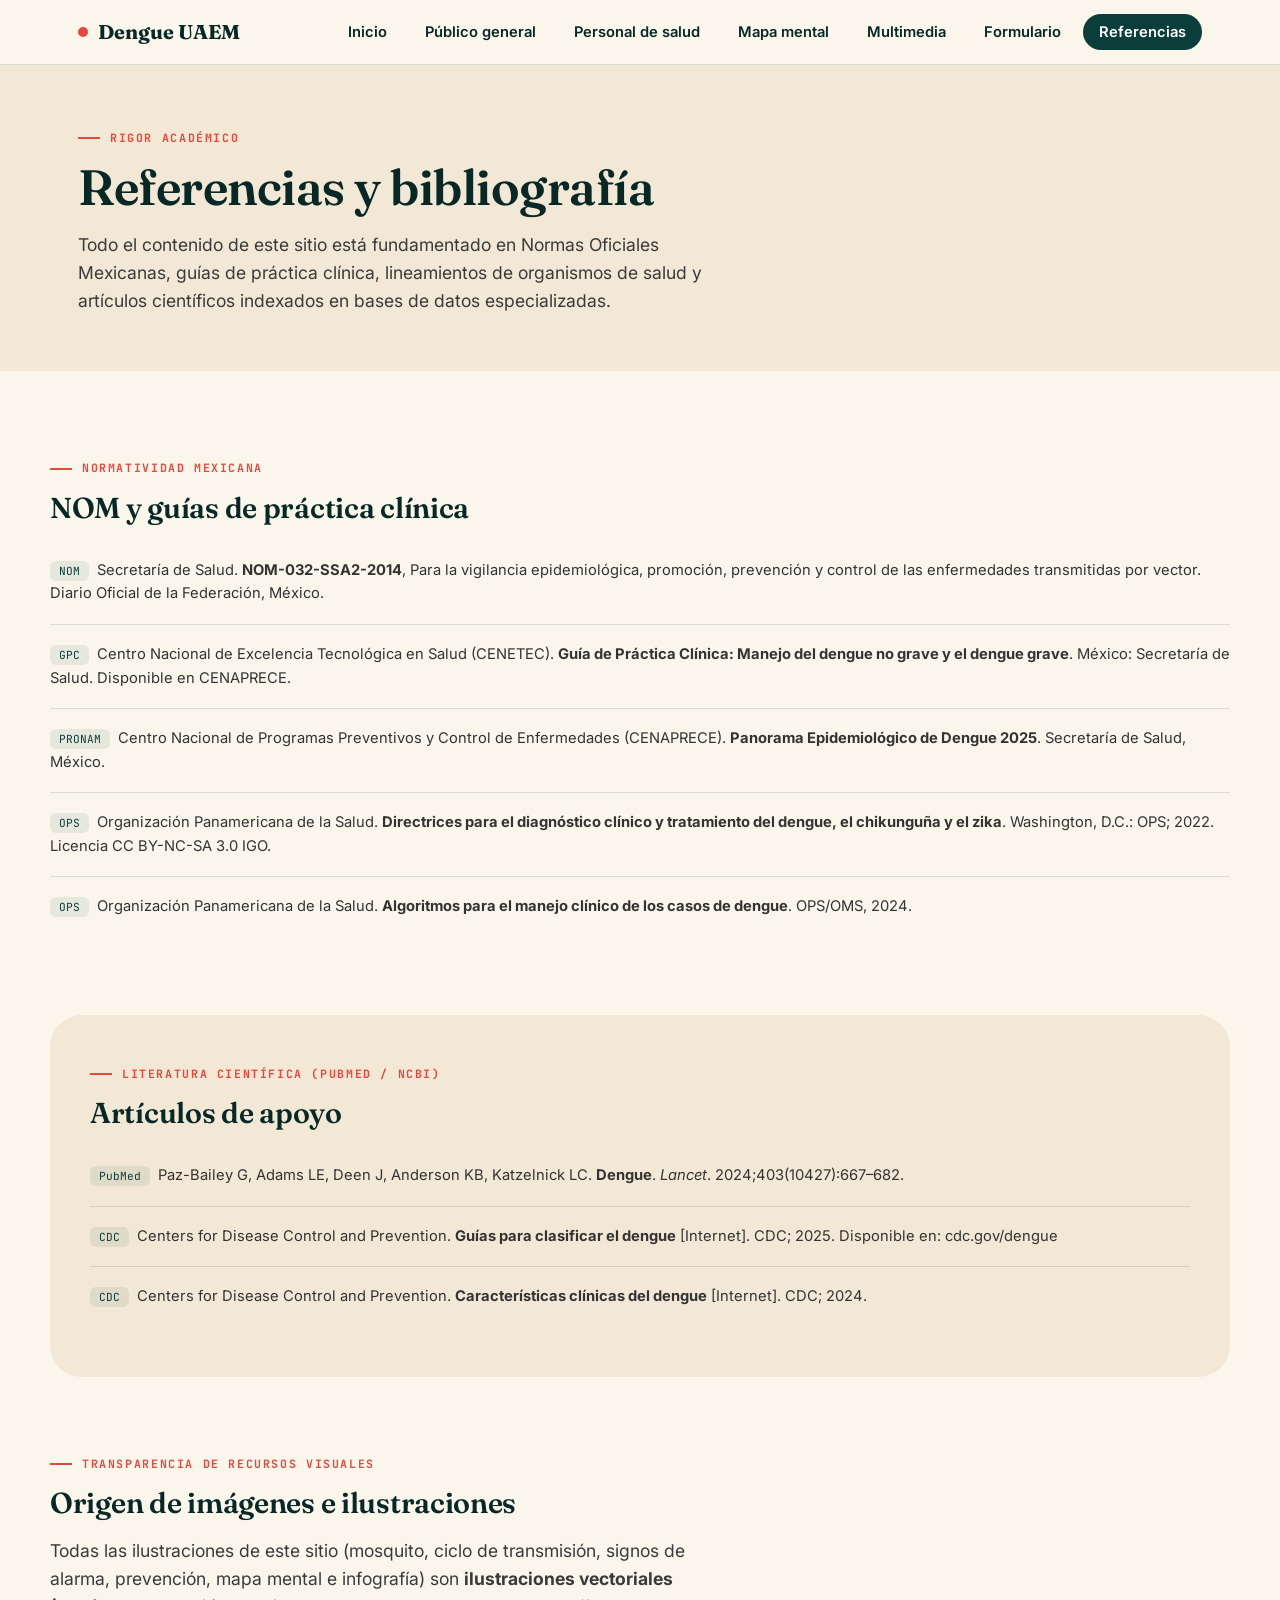
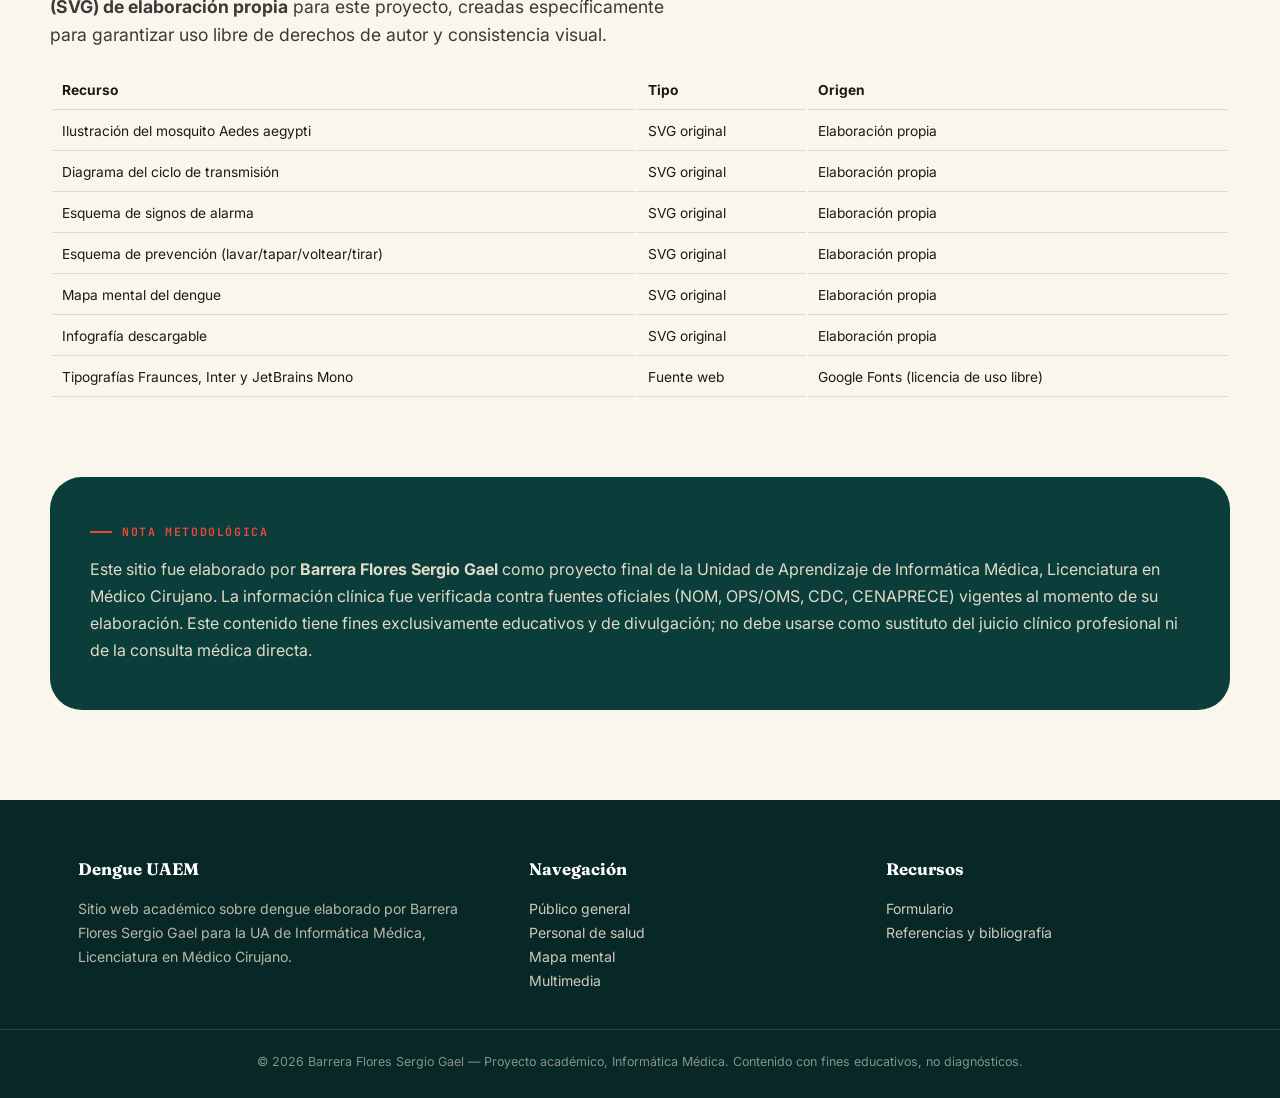
<file: paginas/referencias.html>
<!DOCTYPE html>
<html lang="es">
<head>
<meta charset="UTF-8">
<meta name="viewport" content="width=device-width, initial-scale=1.0">
<title>Referencias y bibliografía | Dengue UAEM</title>
<meta name="description" content="Bibliografía completa del sitio: Normas Oficiales Mexicanas, guías de práctica clínica, artículos científicos PubMed/NCBI y créditos de imágenes.">
<link rel="preconnect" href="https://fonts.googleapis.com">
<link rel="stylesheet" href="../assets/style.css">
<link rel="stylesheet" href="../assets/paginas.css">
</head>
<body>
<a href="#contenido" class="skip-link">Saltar al contenido</a>

<header class="site-header">
  <nav class="nav" aria-label="Navegación principal">
    <a href="../index.html" class="brand"><span class="dot" aria-hidden="true"></span> Dengue UAEM</a>
    <button class="nav-toggle" aria-label="Abrir menú" aria-expanded="false">
      <span></span><span></span><span></span>
    </button>
    <ul class="nav-links">
      <li><a href="../index.html">Inicio</a></li>
      <li><a href="publico-general.html">Público general</a></li>
      <li><a href="personal-salud.html">Personal de salud</a></li>
      <li><a href="mapa-mental.html">Mapa mental</a></li>
      <li><a href="multimedia.html">Multimedia</a></li>
      <li><a href="formulario.html">Formulario</a></li>
      <li><a href="referencias.html">Referencias</a></li>
    </ul>
  </nav>
</header>

<main id="contenido">

  <section class="page-hero page-hero--sand">
    <div class="wrap">
      <p class="eyebrow">Rigor académico</p>
      <h1 class="page-title">Referencias y bibliografía</h1>
      <p class="lead">Todo el contenido de este sitio está fundamentado en Normas Oficiales Mexicanas, guías de práctica clínica, lineamientos de organismos de salud y artículos científicos indexados en bases de datos especializadas.</p>
    </div>
  </section>

  <!-- NORMATIVIDAD -->
  <section class="wrap section">
    <p class="eyebrow">Normatividad mexicana</p>
    <h2 class="section-title" style="font-size:1.8rem;">NOM y guías de práctica clínica</h2>
    <ul class="ref-list reveal">
      <li class="ref-item"><span class="ref-tag">NOM</span>Secretaría de Salud. <strong>NOM-032-SSA2-2014</strong>, Para la vigilancia epidemiológica, promoción, prevención y control de las enfermedades transmitidas por vector. Diario Oficial de la Federación, México.</li>
      <li class="ref-item"><span class="ref-tag">GPC</span>Centro Nacional de Excelencia Tecnológica en Salud (CENETEC). <strong>Guía de Práctica Clínica: Manejo del dengue no grave y el dengue grave</strong>. México: Secretaría de Salud. Disponible en CENAPRECE.</li>
      <li class="ref-item"><span class="ref-tag">PRONAM</span>Centro Nacional de Programas Preventivos y Control de Enfermedades (CENAPRECE). <strong>Panorama Epidemiológico de Dengue 2025</strong>. Secretaría de Salud, México.</li>
      <li class="ref-item"><span class="ref-tag">OPS</span>Organización Panamericana de la Salud. <strong>Directrices para el diagnóstico clínico y tratamiento del dengue, el chikunguña y el zika</strong>. Washington, D.C.: OPS; 2022. Licencia CC BY-NC-SA 3.0 IGO.</li>
      <li class="ref-item"><span class="ref-tag">OPS</span>Organización Panamericana de la Salud. <strong>Algoritmos para el manejo clínico de los casos de dengue</strong>. OPS/OMS, 2024.</li>
    </ul>
  </section>

  <!-- ARTÍCULOS CIENTÍFICOS -->
  <section class="wrap section" style="background:var(--sand); border-radius:32px; padding:50px 40px;">
    <p class="eyebrow">Literatura científica (PubMed / NCBI)</p>
    <h2 class="section-title" style="font-size:1.8rem;">Artículos de apoyo</h2>
    <ul class="ref-list reveal">
      <li class="ref-item"><span class="ref-tag">PubMed</span>Paz-Bailey G, Adams LE, Deen J, Anderson KB, Katzelnick LC. <strong>Dengue</strong>. <em>Lancet</em>. 2024;403(10427):667–682.</li>
      <li class="ref-item"><span class="ref-tag">CDC</span>Centers for Disease Control and Prevention. <strong>Guías para clasificar el dengue</strong> [Internet]. CDC; 2025. Disponible en: cdc.gov/dengue</li>
      <li class="ref-item"><span class="ref-tag">CDC</span>Centers for Disease Control and Prevention. <strong>Características clínicas del dengue</strong> [Internet]. CDC; 2024.</li>
    </ul>
  </section>

  <!-- CRÉDITOS DE RECURSOS VISUALES -->
  <section class="wrap section">
    <p class="eyebrow">Transparencia de recursos visuales</p>
    <h2 class="section-title" style="font-size:1.8rem;">Origen de imágenes e ilustraciones</h2>
    <p class="lead" style="margin-bottom:20px;">Todas las ilustraciones de este sitio (mosquito, ciclo de transmisión, signos de alarma, prevención, mapa mental e infografía) son <strong>ilustraciones vectoriales (SVG) de elaboración propia</strong> para este proyecto, creadas específicamente para garantizar uso libre de derechos de autor y consistencia visual.</p>
    <table class="image-credit-table reveal">
      <tr><td><strong>Recurso</strong></td><td><strong>Tipo</strong></td><td><strong>Origen</strong></td></tr>
      <tr><td>Ilustración del mosquito Aedes aegypti</td><td>SVG original</td><td>Elaboración propia</td></tr>
      <tr><td>Diagrama del ciclo de transmisión</td><td>SVG original</td><td>Elaboración propia</td></tr>
      <tr><td>Esquema de signos de alarma</td><td>SVG original</td><td>Elaboración propia</td></tr>
      <tr><td>Esquema de prevención (lavar/tapar/voltear/tirar)</td><td>SVG original</td><td>Elaboración propia</td></tr>
      <tr><td>Mapa mental del dengue</td><td>SVG original</td><td>Elaboración propia</td></tr>
      <tr><td>Infografía descargable</td><td>SVG original</td><td>Elaboración propia</td></tr>
      <tr><td>Tipografías Fraunces, Inter y JetBrains Mono</td><td>Fuente web</td><td>Google Fonts (licencia de uso libre)</td></tr>
    </table>
  </section>

  <!-- NOTA METODOLÓGICA -->
  <section class="wrap section" style="background:var(--jungle); border-radius:32px; padding:46px 40px; color:var(--sand);">
    <p class="eyebrow" style="color:var(--coral);">Nota metodológica</p>
    <p style="color:rgba(242,232,213,.92); line-height:1.7;">Este sitio fue elaborado por <strong>Barrera Flores Sergio Gael</strong> como proyecto final de la Unidad de Aprendizaje de Informática Médica, Licenciatura en Médico Cirujano. La información clínica fue verificada contra fuentes oficiales (NOM, OPS/OMS, CDC, CENAPRECE) vigentes al momento de su elaboración. Este contenido tiene fines exclusivamente educativos y de divulgación; no debe usarse como sustituto del juicio clínico profesional ni de la consulta médica directa.</p>
  </section>

</main>

<footer class="site-footer">
  <div class="wrap footer-grid">
    <div>
      <h4>Dengue UAEM</h4>
      <p>Sitio web académico sobre dengue elaborado por Barrera Flores Sergio Gael para la UA de Informática Médica, Licenciatura en Médico Cirujano.</p>
    </div>
    <div>
      <h4>Navegación</h4>
      <ul>
        <li><a href="publico-general.html">Público general</a></li>
        <li><a href="personal-salud.html">Personal de salud</a></li>
        <li><a href="mapa-mental.html">Mapa mental</a></li>
        <li><a href="multimedia.html">Multimedia</a></li>
      </ul>
    </div>
    <div>
      <h4>Recursos</h4>
      <ul>
        <li><a href="formulario.html">Formulario</a></li>
        <li><a href="referencias.html">Referencias y bibliografía</a></li>
      </ul>
    </div>
  </div>
  <div class="footer-bottom">
    © 2026 Barrera Flores Sergio Gael — Proyecto académico, Informática Médica. Contenido con fines educativos, no diagnósticos.
  </div>
</footer>

<script src="../assets/main.js"></script>
</body>
</html>
</file>
<file: assets/style.css>
/* =================================================================
   SITIO INFORMATIVO SOBRE DENGUE
   Autor: Barrera Flores Sergio Gael
   ================================================================= */

@import url('https://fonts.googleapis.com/css2?family=Fraunces:ital,opsz,wght@0,9..144,300..900;1,9..144,300..900&family=Inter:wght@400;500;600;700;800&family=JetBrains+Mono:wght@400;600;700&display=swap');

:root{
  /* Paleta */
  --jungle:#0B3D3A;
  --jungle-deep:#072826;
  --coral:#E8483C;
  --coral-deep:#C73327;
  --sand:#F2E8D5;
  --sand-light:#FAF6EC;
  --teal:#2D7A6E;
  --ink:#1A1A1A;
  --white:#FFFFFF;
  --line: rgba(11,61,58,0.14);

  --display: 'Fraunces', serif;
  --body: 'Inter', sans-serif;
  --mono: 'JetBrains Mono', monospace;

  --maxw: 1180px;
  --radius: 18px;
}

*{box-sizing:border-box; margin:0; padding:0;}
html{scroll-behavior:smooth;}
body{
  font-family:var(--body);
  color:var(--ink);
  background:var(--sand-light);
  line-height:1.6;
  -webkit-font-smoothing:antialiased;
}
img{max-width:100%; display:block;}
a{color:inherit; text-decoration:none;}
ul{list-style:none;}

@media (prefers-reduced-motion: reduce){
  *{animation-duration:0.001ms !important; animation-iteration-count:1 !important; transition-duration:0.001ms !important; scroll-behavior:auto !important;}
}

/* ---------- Utilidades ---------- */
.wrap{max-width:var(--maxw); margin:0 auto; padding:0 28px;}
.eyebrow{
  font-family:var(--mono); font-size:.72rem; letter-spacing:.14em; text-transform:uppercase;
  color:var(--coral); font-weight:700; display:flex; align-items:center; gap:10px; margin-bottom:14px;
}
.eyebrow::before{content:""; width:22px; height:2px; background:var(--coral); display:inline-block;}
h1,h2,h3{font-family:var(--display); font-weight:600; line-height:1.08; letter-spacing:-.01em;}
.section-title{font-size:clamp(2rem,4vw,2.9rem); color:var(--jungle-deep); margin-bottom:18px;}
.lead{font-size:1.1rem; color:#3a3a3a; max-width:640px;}
.btn{
  display:inline-flex; align-items:center; gap:10px; font-family:var(--body); font-weight:700;
  font-size:.95rem; padding:14px 26px; border-radius:999px; border:2px solid transparent;
  cursor:pointer; transition:transform .25s ease, box-shadow .25s ease; white-space:nowrap;
}
.btn:focus-visible{outline:3px solid var(--coral); outline-offset:3px;}
.btn-primary{background:var(--coral); color:var(--white);}
.btn-primary:hover{transform:translateY(-2px); box-shadow:0 10px 24px rgba(232,72,60,.35);}
.btn-ghost{background:transparent; border-color:var(--jungle); color:var(--jungle);}
.btn-ghost:hover{background:var(--jungle); color:var(--white); transform:translateY(-2px);}
.btn-light{background:var(--sand); color:var(--jungle-deep);}
.btn-light:hover{transform:translateY(-2px); box-shadow:0 10px 24px rgba(0,0,0,.15);}

.tag{
  font-family:var(--mono); font-size:.68rem; letter-spacing:.06em; text-transform:uppercase;
  background:rgba(11,61,58,.08); color:var(--jungle); padding:5px 12px; border-radius:999px; font-weight:700;
}
.tag.coral{background:rgba(232,72,60,.1); color:var(--coral-deep);}

/* ---------- Header ---------- */
.site-header{
  position:sticky; top:0; z-index:100; background:rgba(250,246,236,.92);
  backdrop-filter:blur(10px); border-bottom:1px solid var(--line);
}
.nav{display:flex; align-items:center; justify-content:space-between; padding:16px 28px; max-width:var(--maxw); margin:0 auto;}
.brand{display:flex; align-items:center; gap:10px; font-family:var(--display); font-weight:700; font-size:1.25rem; color:var(--jungle-deep);}
.brand .dot{width:10px; height:10px; border-radius:50%; background:var(--coral); display:inline-block; animation:pulse 2.4s infinite;}
@keyframes pulse{0%,100%{transform:scale(1); opacity:1;} 50%{transform:scale(1.5); opacity:.6;}}
.nav-links{display:flex; gap:6px; align-items:center;}
.nav-links a{
  font-weight:600; font-size:.92rem; padding:9px 16px; border-radius:999px; color:var(--jungle-deep);
  transition:background .2s;
}
.nav-links a:hover{background:rgba(11,61,58,.08);}
.nav-links a.active{background:var(--jungle); color:var(--white);}
.nav-toggle{display:none; background:none; border:none; cursor:pointer; padding:6px;}
.nav-toggle span{display:block; width:24px; height:2.5px; background:var(--jungle-deep); margin:5px 0; border-radius:2px;}

@media (max-width:880px){
  .nav-links{
    position:fixed; top:64px; left:0; right:0; background:var(--sand-light); flex-direction:column;
    align-items:stretch; padding:14px 20px; border-bottom:1px solid var(--line);
    transform:translateY(-12px); opacity:0; pointer-events:none; transition:all .25s ease;
  }
  .nav-links.open{transform:translateY(0); opacity:1; pointer-events:auto;}
  .nav-links a{text-align:center; padding:12px;}
  .nav-toggle{display:block;}
}

/* ---------- Footer ---------- */
.site-footer{background:var(--jungle-deep); color:var(--sand); padding:56px 0 26px; margin-top:90px;}
.footer-grid{display:grid; grid-template-columns:1.3fr 1fr 1fr; gap:40px;}
.footer-grid h4{font-family:var(--display); font-size:1.05rem; margin-bottom:14px; color:var(--white);}
.footer-grid p, .footer-grid li{font-size:.88rem; color:rgba(242,232,213,.75); line-height:1.7;}
.footer-grid a{color:rgba(242,232,213,.85);}
.footer-grid a:hover{color:var(--coral);}
.footer-bottom{
  border-top:1px solid rgba(242,232,213,.15); margin-top:36px; padding-top:22px;
  font-size:.78rem; color:rgba(242,232,213,.55); text-align:center;
}
@media (max-width:760px){.footer-grid{grid-template-columns:1fr; gap:28px;}}

/* ---------- Disclaimer banner (home) ---------- */
.disclaimer{
  background:var(--white); border:1.5px dashed var(--jungle); border-radius:var(--radius);
  padding:22px 26px; font-size:.88rem; color:#333; line-height:1.65;
}
.disclaimer strong{color:var(--jungle-deep);}

/* ---------- Cards genéricas ---------- */
.card{
  background:var(--white); border-radius:var(--radius); padding:28px;
  box-shadow:0 1px 2px rgba(0,0,0,.04); border:1px solid var(--line);
}

/* ---------- Scroll reveal ---------- */
/* Visible por defecto: si JS no carga o el observer falla, el contenido se ve igual. */
.reveal{opacity:1; transform:none;}
.js-reveal-ready .reveal{opacity:0; transform:translateY(18px); transition:opacity .7s ease, transform .7s ease;}
.js-reveal-ready .reveal.in{opacity:1; transform:translateY(0);}

/* ---------- Skip link ---------- */
.skip-link{
  position:absolute; left:-9999px; top:0; background:var(--coral); color:white; padding:10px 16px; z-index:200;
}
.skip-link:focus{left:10px; top:10px;}

/* ---------- HERO (home) ---------- */
.hero{padding:64px 0 30px; overflow:hidden;}
.hero-grid{display:grid; grid-template-columns:1.15fr .85fr; gap:50px; align-items:center;}
.hero-text h1{font-size:clamp(2.3rem,4.6vw,3.6rem); color:var(--jungle-deep); margin:14px 0 20px;}
.hero-accent{color:var(--coral); font-style:italic;}
.hero-text .lead{margin-bottom:30px;}
.hero-actions{display:flex; gap:14px; flex-wrap:wrap;}
.hero-visual{display:flex; justify-content:center; align-items:center; position:relative;}
.hero-visual img{
  width:100%; max-width:340px; filter:drop-shadow(0 30px 40px rgba(11,61,58,.18));
  animation:float 5s ease-in-out infinite;
}
@keyframes float{0%,100%{transform:translateY(0) rotate(0deg);} 50%{transform:translateY(-14px) rotate(2deg);}}

@media (max-width:880px){
  .hero-grid{grid-template-columns:1fr; text-align:center;}
  .hero-actions{justify-content:center;}
  .hero-visual{order:-1;}
  .hero-visual img{max-width:220px;}
}

/* ---------- Section spacing ---------- */
.section{padding:78px 0;}

/* ---------- Audience cards (home) ---------- */
.audience-grid{display:grid; grid-template-columns:1fr 1fr; gap:26px;}
.audience-card{
  background:var(--white); border:1px solid var(--line); border-radius:24px; padding:36px;
  transition:transform .25s ease, box-shadow .25s ease; display:block;
}
.audience-card:hover{transform:translateY(-6px); box-shadow:0 22px 44px rgba(11,61,58,.12);}
.audience-icon{
  width:54px; height:54px; border-radius:16px; display:flex; align-items:center; justify-content:center; margin-bottom:20px;
}
.audience-card h3{font-size:1.5rem; color:var(--jungle-deep); margin-bottom:10px;}
.audience-card p{color:#444; font-size:.95rem; margin-bottom:18px;}
.card-link{font-weight:700; font-size:.88rem; color:var(--coral);}
@media (max-width:760px){.audience-grid{grid-template-columns:1fr;}}

/* ---------- Stats (home) ---------- */
.stats-grid{display:grid; grid-template-columns:repeat(4,1fr); gap:20px; margin-top:10px;}
.stat-card{background:var(--jungle); color:var(--sand); border-radius:18px; padding:26px 22px;}
.stat-number{display:block; font-family:var(--mono); font-size:2.4rem; font-weight:700; color:var(--coral); margin-bottom:10px; line-height:1;}
.stat-label{font-size:.84rem; color:rgba(242,232,213,.9); line-height:1.5;}
.stat-source{font-size:.78rem; color:#777; margin-top:18px;}
.stat-source a{color:var(--coral); font-weight:600;}
@media (max-width:880px){.stats-grid{grid-template-columns:1fr 1fr;}}
@media (max-width:560px){.stats-grid{grid-template-columns:1fr;}}

/* ---------- Diagram card ---------- */
.diagram-card{
  background:var(--white); border-radius:28px; padding:30px; border:1px solid var(--line);
  display:flex; justify-content:center;
}

/* ---------- Mini cards (quick links) ---------- */
.links-grid{display:grid; grid-template-columns:repeat(4,1fr); gap:20px;}
.mini-card{
  background:var(--white); border:1px solid var(--line); border-radius:18px; padding:24px;
  transition:transform .2s, box-shadow .2s; display:block;
}
.mini-card:hover{transform:translateY(-5px); box-shadow:0 16px 30px rgba(11,61,58,.1);}
.mini-card h4{font-size:1.08rem; color:var(--jungle-deep); margin:12px 0 8px;}
.mini-card p{font-size:.85rem; color:#555;}
@media (max-width:880px){.links-grid{grid-template-columns:1fr 1fr;}}
@media (max-width:560px){.links-grid{grid-template-columns:1fr;}}
</file>
<file: assets/paginas.css>
/* =================================================================
   ESTILOS COMPARTIDOS — PÁGINAS INTERNAS
   ================================================================= */

/* ---------- Page hero (encabezado de cada subpágina) ---------- */
.page-hero{padding:64px 0 56px; margin-bottom:10px;}
.page-hero--teal{background:linear-gradient(135deg, var(--jungle), var(--jungle-deep)); color:var(--sand);}
.page-hero--coral{background:linear-gradient(135deg, var(--coral), var(--coral-deep)); color:var(--white);}
.page-hero--sand{background:var(--sand);}
.page-title{font-size:clamp(2rem,4.4vw,3.1rem); margin:10px 0 16px; color:inherit;}
.page-hero--sand .page-title{color:var(--jungle-deep);}

/* ---------- Two column layout ---------- */
.two-col{display:grid; grid-template-columns:1.2fr .8fr; gap:50px; align-items:center;}
@media (max-width:860px){.two-col{grid-template-columns:1fr;}}

/* ---------- Symptom pills ---------- */
.symptom-grid{display:grid; grid-template-columns:repeat(3,1fr); gap:14px; margin-top:22px;}
.symptom-pill{
  background:var(--white); border:1px solid var(--line); border-radius:14px; padding:16px 18px;
  font-weight:600; font-size:.92rem; color:var(--jungle-deep);
}
@media (max-width:860px){.symptom-grid{grid-template-columns:1fr 1fr;}}
@media (max-width:560px){.symptom-grid{grid-template-columns:1fr;}}

/* ---------- Alert box ---------- */
.alert-box{
  background:rgba(232,72,60,.07); border:1.5px solid var(--coral); border-radius:16px;
  padding:20px 24px; margin-top:24px; font-size:.95rem; color:#5a2018; line-height:1.6;
}

/* ---------- Tips grid ---------- */
.tips-grid{display:grid; grid-template-columns:repeat(3,1fr); gap:20px; margin-top:30px;}
.tip-card{background:var(--white); border:1px solid var(--line); border-radius:16px; padding:22px;}
.tip-card h4{font-size:1rem; margin-bottom:8px; color:var(--jungle-deep);}
.tip-card p{font-size:.88rem; color:#555;}
@media (max-width:860px){.tips-grid{grid-template-columns:1fr;}}

/* ---------- Care list ---------- */
.care-list{margin-top:24px; padding-left:0;}
.care-list li{
  position:relative; padding-left:30px; margin-bottom:16px; font-size:.96rem; line-height:1.6;
  color:rgba(242,232,213,.92);
}
.care-list li::before{
  content:"✓"; position:absolute; left:0; top:0; color:var(--coral); font-weight:800;
}

/* ---------- Clinical tables (personal de salud) ---------- */
.clinical-table{width:100%; border-collapse:collapse; margin-top:20px; font-size:.92rem;}
.clinical-table th{
  background:var(--jungle); color:var(--sand); text-align:left; padding:14px 16px; font-weight:700;
  font-size:.82rem; text-transform:uppercase; letter-spacing:.03em;
}
.clinical-table td{padding:14px 16px; border-bottom:1px solid var(--line); color:#333; vertical-align:top;}
.clinical-table tr:nth-child(even) td{background:rgba(11,61,58,.03);}
.table-scroll{overflow-x:auto; border-radius:14px; border:1px solid var(--line);}
.table-scroll .clinical-table{margin-top:0;}
.table-scroll th:first-child, .table-scroll td:first-child{border-radius:0;}

/* ---------- Severity badges ---------- */
.badge{display:inline-block; padding:4px 11px; border-radius:999px; font-size:.74rem; font-weight:700;}
.badge-green{background:rgba(45,122,110,.15); color:var(--jungle);}
.badge-yellow{background:rgba(230,170,30,.15); color:#8a6310;}
.badge-red{background:rgba(232,72,60,.15); color:var(--coral-deep);}

/* ---------- Norm callout ---------- */
.norm-card{
  background:var(--white); border-left:5px solid var(--teal); border-radius:0 16px 16px 0;
  padding:22px 26px; margin:18px 0;
}
.norm-card h4{color:var(--jungle-deep); font-size:1rem; margin-bottom:6px;}
.norm-card p{font-size:.88rem; color:#555;}

/* ---------- Accordion (NOM / criterios) ---------- */
.accordion-item{border:1px solid var(--line); border-radius:14px; margin-bottom:12px; overflow:hidden; background:var(--white);}
.accordion-header{
  width:100%; text-align:left; padding:18px 22px; background:none; border:none; cursor:pointer;
  display:flex; justify-content:space-between; align-items:center; font-weight:700; color:var(--jungle-deep);
  font-size:.98rem; font-family:var(--body);
}
.accordion-header:hover{background:rgba(11,61,58,.04);}
.accordion-icon{transition:transform .25s ease; font-size:1.2rem; color:var(--coral);}
.accordion-item.open .accordion-icon{transform:rotate(45deg);}
.accordion-body{max-height:0; overflow:hidden; transition:max-height .3s ease;}
.accordion-body-inner{padding:0 22px 20px; font-size:.9rem; color:#444; line-height:1.65;}

/* ---------- Mapa mental page ---------- */
.mindmap-wrap{background:var(--white); border-radius:28px; padding:30px; border:1px solid var(--line); overflow-x:auto;}

/* ---------- Multimedia page ---------- */
.video-frame{
  position:relative; width:100%; padding-top:56.25%; border-radius:20px; overflow:hidden;
  background:#000; box-shadow:0 20px 50px rgba(0,0,0,.18);
}
.video-frame iframe{position:absolute; top:0; left:0; width:100%; height:100%; border:0;}
.infografia-frame{
  background:var(--white); border-radius:24px; padding:20px; border:1px solid var(--line);
  text-align:center;
}
.infografia-frame img{border-radius:14px; width:100%; max-width:480px;}

/* ---------- Formulario page ---------- */
.form-card{background:var(--white); border-radius:24px; padding:10px; border:1px solid var(--line); overflow:hidden;}
.form-card iframe{width:100%; min-height:1100px; border:0; display:block;}
.quiz-wrap{background:var(--white); border-radius:24px; padding:36px; border:1px solid var(--line);}
.quiz-q{margin-bottom:28px;}
.quiz-q p.q-text{font-weight:700; color:var(--jungle-deep); margin-bottom:12px;}
.quiz-options{display:flex; flex-direction:column; gap:10px;}
.quiz-option{
  display:flex; align-items:center; gap:10px; padding:12px 16px; border:1.5px solid var(--line);
  border-radius:12px; cursor:pointer; transition:border-color .2s, background .2s; font-size:.92rem;
}
.quiz-option:hover{border-color:var(--teal);}
.quiz-option input{accent-color:var(--coral);}
.quiz-option.correct{border-color:var(--teal); background:rgba(45,122,110,.08);}
.quiz-option.incorrect{border-color:var(--coral); background:rgba(232,72,60,.08);}
#quiz-result{margin-top:20px; padding:18px; border-radius:14px; background:var(--sand); font-weight:700; color:var(--jungle-deep); display:none;}

/* ---------- Referencias page ---------- */
.ref-list{list-style:none; padding:0;}
.ref-item{
  padding:18px 0; border-bottom:1px solid var(--line); font-size:.92rem; color:#333; line-height:1.6;
}
.ref-item:last-child{border-bottom:none;}
.ref-tag{font-family:var(--mono); font-size:.7rem; background:rgba(11,61,58,.08); color:var(--jungle); padding:3px 9px; border-radius:6px; margin-right:8px;}
.image-credit-table{width:100%; font-size:.86rem; margin-top:14px;}
.image-credit-table td{padding:8px 10px; border-bottom:1px solid var(--line);}
</file>
